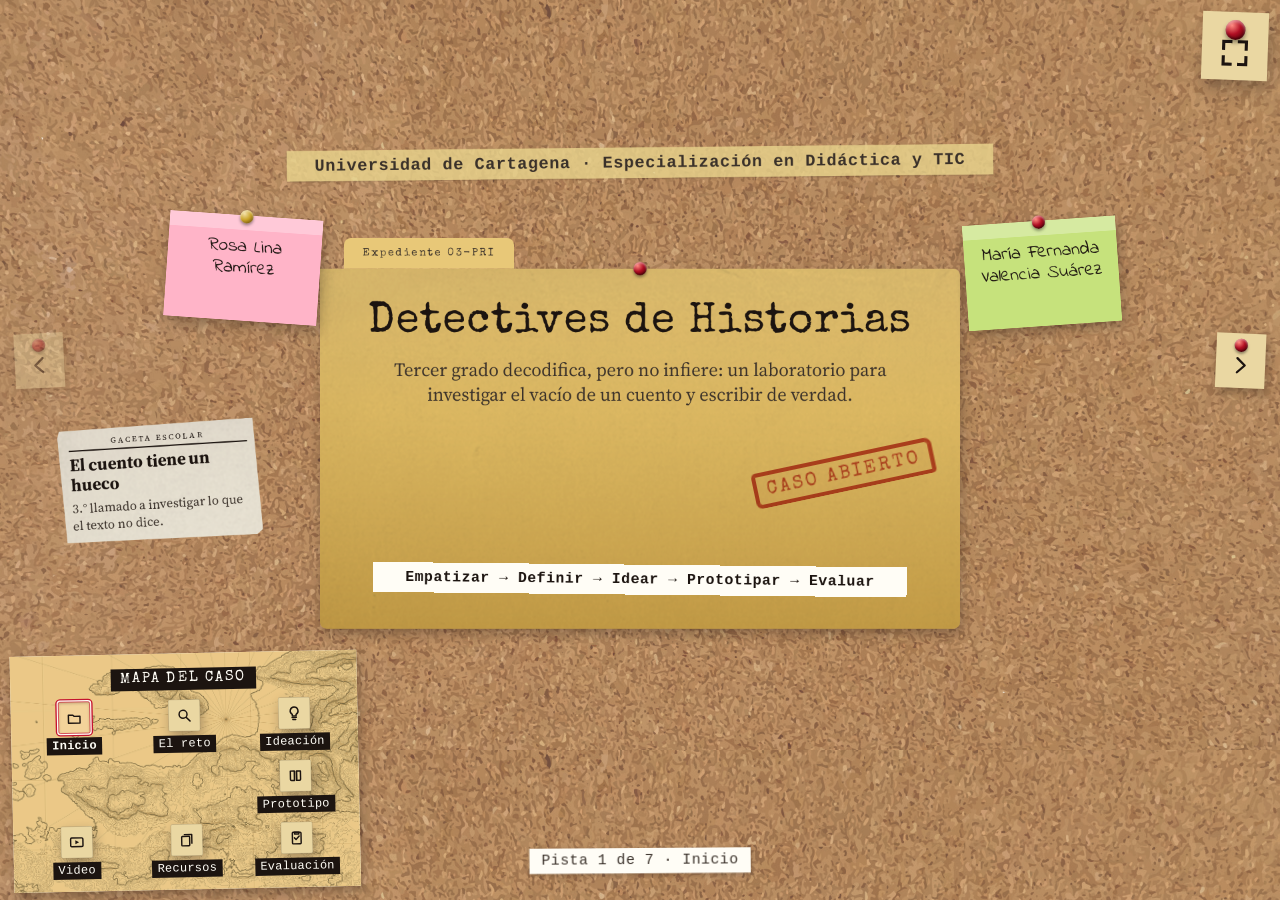
<file: index.html>
<!DOCTYPE html>
<html lang="es">
<head>
  <meta charset="UTF-8">
  <meta name="viewport" content="width=device-width, initial-scale=1.0">
  <title>Detectives de Historias — Laboratorio de Innovación Educativa</title>
  <link rel="preconnect" href="https://fonts.googleapis.com">
  <link rel="preconnect" href="https://fonts.gstatic.com" crossorigin>
  <link href="https://fonts.googleapis.com/css2?family=Indie+Flower&family=Source+Serif+4:opsz,wght@8..60,400;600;700&family=Special+Elite&display=swap" rel="stylesheet">
  <link rel="stylesheet" href="css/styles.css">
  <link rel="stylesheet" href="css/scenes.css">
</head>
<body>
  <div class="viewport" id="viewport">
    <button type="button" class="fs-btn" id="fs-btn" aria-pressed="false" aria-label="Pantalla completa" title="Pantalla completa">
      <span class="pin pin--red" aria-hidden="true"></span>
      <svg class="btn-icon btn-icon--expand" viewBox="0 0 24 24" aria-hidden="true">
        <path d="M4 9V4h5M15 4h5v5M20 15v5h-5M9 20H4v-5" fill="none" stroke="currentColor" stroke-width="2.2" stroke-linecap="square"/>
      </svg>
      <svg class="btn-icon btn-icon--collapse" viewBox="0 0 24 24" aria-hidden="true">
        <path d="M9 4v5H4M20 9h-5V4M15 20v-5h5M4 15h5v5" fill="none" stroke="currentColor" stroke-width="2.2" stroke-linecap="square"/>
      </svg>
    </button>
    <div class="stage" id="stage">
      <div class="board">

        <!-- 1. Home -->
        <section class="scene is-active" id="scene-inicio" data-scene="inicio" aria-label="Inicio">
          <div class="scene-frame">
          <div class="brand-tape">Universidad de Cartagena · Especialización en Didáctica y TIC</div>

          <article class="case-folder">
            <span class="pin pin--red pin--title" aria-hidden="true"></span>
            <div class="case-folder__tab">Expediente 03-PRI</div>
            <div class="case-folder__grunge" aria-hidden="true"></div>
            <div class="case-folder__content">
              <h1 class="case-title">Detectives de Historias</h1>
              <p class="case-subtitle">Tercer grado decodifica, pero no infiere: un laboratorio para investigar el vacío de un cuento y escribir de verdad.</p>
            </div>
          </article>

          <p class="method-ticket">Empatizar → Definir → Idear → Prototipar → Evaluar</p>

          <aside class="sticky-note sticky-note--pink sticky-note--m2" style="--rot: 4deg">
            <span class="pin pin--brass" aria-hidden="true"></span>
            <div class="sticky-note__adhesive"></div>
            <p class="sticky-note__text">Rosa Lina Ramírez</p>
          </aside>
          <aside class="sticky-note sticky-note--mint sticky-note--m3" style="--rot: -4deg">
            <span class="pin pin--red" aria-hidden="true"></span>
            <div class="sticky-note__adhesive"></div>
            <p class="sticky-note__text">María Fernanda Valencia Suárez</p>
          </aside>

          <article class="news-clip">
            <div class="news-clip__grunge" aria-hidden="true"></div>
            <p class="news-clip__masthead">Gaceta escolar</p>
            <h2 class="news-clip__headline">El cuento tiene un hueco</h2>
            <p class="news-clip__deck">3.° llamado a investigar lo que el texto no dice.</p>
          </article>

          <div class="ink-stamp" style="--stamp-rot: -12deg">Caso abierto</div>
        
          </div>
        </section>

        <!-- 2. The challenge -->
        <section class="scene" id="scene-el-reto" data-scene="el-reto" aria-label="El reto" aria-hidden="true">
          <div class="scene-frame">
          <div class="scene-chip">Empatizar + Definir</div>

          <a class="report-tag" href="assets/docs/informe-completo.pdf" download="informe-completo.pdf" title="Descargar informe completo (PDF)" aria-label="Descargar informe completo en PDF">
            <span class="pin pin--red" aria-hidden="true"></span>
            <svg class="report-tag__icon" viewBox="0 0 24 24" aria-hidden="true">
              <path d="M12 3v12" fill="none" stroke="currentColor" stroke-width="2.2" stroke-linecap="round"/>
              <path d="M7.5 11.5L12 16.2l4.5-4.7" fill="none" stroke="currentColor" stroke-width="2.2" stroke-linecap="round" stroke-linejoin="round"/>
              <path d="M5 19.5h14" fill="none" stroke="currentColor" stroke-width="2.2" stroke-linecap="round"/>
            </svg>
            <span class="report-tag__text">Ver informe completo</span>
            <span class="report-tag__badge">PDF</span>
          </a>

          <article class="paper-sheet paper-sheet--report">
            <div class="paper-sheet__grunge" aria-hidden="true"></div>
            <div class="paper-sheet__content">
              <p class="report-kicker">Universidad de Cartagena · Laboratorio de innovación educativa</p>
              <h2 class="report-title">Informe de campo · Comprensión inferencial</h2>
              <p class="report-meta">Grado 3.° · Lenguaje · Caso abierto</p>

              <div class="report-block">
                <span class="report-label">Hallazgos</span>
                <ul>
                  <li>Leen el texto; <span class="mark-line">no van más allá de lo literal</span>.</li>
                  <li>Escriben copiando el molde: <span class="mark-hl">sin plan, sin borrador, sin revisión</span>.</li>
                </ul>
              </div>

              <div class="report-block report-objective">
                <span class="report-label">Objetivo</span>
                <p class="circled-block">
                  Investigar un vacío deliberado, debatir con evidencia y escribir la versión en un mini-libro digital.
                  <svg viewBox="0 0 100 40" preserveAspectRatio="none" aria-hidden="true">
                    <ellipse cx="50" cy="20" rx="48" ry="17"></ellipse>
                  </svg>
                </p>
              </div>
            </div>
          </article>

          <div class="paperclip" aria-hidden="true">
            <img src="assets/images/paper-clip.svg" alt="">
          </div>

          <figure class="polaroid" style="--rot: 2.4deg">
            <span class="pin pin--red" aria-hidden="true"></span>
            <div class="polaroid__slot">
              <div class="photo-slot" data-fallback="Foto de aula pendiente">
                <img src="assets/images/el-reto/evidencia-aula.png" alt="Evidencia de aula: estudiantes de tercer grado frente a un cuento">
              </div>
            </div>
            <figcaption class="polaroid__caption">Evidencia de aula · 3.°</figcaption>
          </figure>

          <aside class="sticky-note sticky-note--wide sticky-note--pending" style="--rot: -1.8deg">
            <span class="pin pin--brass" aria-hidden="true"></span>
            <div class="sticky-note__adhesive"></div>
            <p class="pending-flag">Pendiente</p>
            <p class="sticky-note__text">Estamos aplicando actualmente una prueba diagnóstica breve a los estudiantes de tercer grado para confirmar el nivel de comprensión inferencial y producción escrita del grupo. Los resultados y evidencias se incorporarán aquí antes de la entrega final.</p>
          </aside>

          <div class="ink-stamp" style="--stamp-rot: 8deg">En diagnóstico</div>
        
          </div>
        </section>

        <!-- 3. Ideation -->
        <section class="scene" id="scene-ideacion" data-scene="ideacion" aria-label="Ideación" aria-hidden="true">
          <div class="scene-frame">
          <div class="scene-chip">Idear</div>

          <svg class="string-layer" viewBox="0 0 1920 1080" aria-hidden="true">
            <path d="M 273 98 C 360 380, 680 580, 959 642"></path>
            <path d="M 964 98 C 955 280, 955 460, 959 642"></path>
            <path d="M 1634 98 C 1540 380, 1240 580, 959 642"></path>
          </svg>

          <figure class="polaroid suspect-card suspect-card--1" style="--rot: -2.2deg">
            <span class="pin pin--red" aria-hidden="true"></span>
            <p class="suspect-kicker">Sospechoso 01</p>
            <div class="polaroid__slot">
              <div class="photo-slot" data-fallback="Ilustración pendiente">
                <img src="assets/images/ideacion/sospechoso-gamificacion.png" alt="Alternativa descartada: gamificación narrativa">
              </div>
            </div>
            <figcaption class="polaroid__caption">Gamificación narrativa</figcaption>
            <div class="ink-stamp ink-stamp--out">Descartada</div>
          </figure>

          <figure class="polaroid suspect-card suspect-card--2" style="--rot: 1.4deg">
            <span class="pin pin--red" aria-hidden="true"></span>
            <p class="suspect-kicker">Sospechoso 02</p>
            <div class="polaroid__slot">
              <div class="photo-slot" data-fallback="Ilustración pendiente">
                <img src="assets/images/ideacion/sospechoso-circulos.png" alt="Alternativa descartada: círculos de lectura con roles">
              </div>
            </div>
            <figcaption class="polaroid__caption">Círculos de lectura con roles</figcaption>
            <div class="ink-stamp ink-stamp--out">Descartada</div>
          </figure>

          <figure class="polaroid suspect-card suspect-card--3" style="--rot: -1.6deg">
            <span class="pin pin--red" aria-hidden="true"></span>
            <p class="suspect-kicker">Sospechoso 03</p>
            <div class="polaroid__slot">
              <div class="photo-slot" data-fallback="Ilustración pendiente">
                <img src="assets/images/ideacion/sospechoso-vacios.png" alt="Alternativa elegida: investigación de vacíos narrativos">
              </div>
            </div>
            <figcaption class="polaroid__caption">Investigación de vacíos narrativos</figcaption>
            <div class="ink-stamp ink-stamp--in">Elegida</div>
          </figure>

          <article class="paper-sheet paper-sheet--white verdict" style="--rot: -0.6deg">
            <span class="pin pin--red" aria-hidden="true"></span>
            <div class="paper-sheet__grunge" aria-hidden="true"></div>
            <div class="paper-sheet__content">
              <h3>Veredicto</h3>
              <h2>Investigación de vacíos narrativos</h2>
              <p>El vacío obliga a inferir, a discutir con pistas del texto y a escribir una versión propia — no a jugar al margen de la lectura.</p>
            </div>
          </article>
        
          </div>
        </section>

        <!-- 4. Prototype -->
        <section class="scene" id="scene-prototipo" data-scene="prototipo" aria-label="Prototipo" aria-hidden="true">
          <div class="scene-frame">
          <div class="scene-chip">Prototipar</div>

          <aside class="sticky-note sticky-note--wide pending-note" style="--rot: -0.8deg">
            <span class="pin pin--red" aria-hidden="true"></span>
            <div class="sticky-note__adhesive"></div>
            <p class="sticky-note__text">Secuencia diseñada, pendiente de implementación con el grupo de tercer grado.</p>
          </aside>

          <svg class="string-layer" viewBox="0 0 1920 1080" aria-hidden="true">
            <path d="M 211.4 252.1 Q 395.8 272, 580.2 252.1 Q 756.5 272, 932.8 252 Q 1116.7 272, 1300.6 252.1 Q 1476.3 272, 1651.9 252.1"></path>
          </svg>

          <figure class="polaroid timeline-step step-1" style="--rot: -2deg">
            <span class="step-num">1</span>
            <span class="pin pin--red" aria-hidden="true"></span>
            <div class="polaroid__slot">
              <div class="photo-slot" data-fallback="Foto pendiente">
                <img src="assets/images/prototipo/paso-01-modelado.png" alt="Paso 1: modelado colectivo de la investigación del cuento">
              </div>
            </div>
            <figcaption class="polaroid__caption">Modelado colectivo</figcaption>
          </figure>

          <figure class="polaroid timeline-step step-2" style="--rot: 1.6deg">
            <span class="step-num">2</span>
            <span class="pin pin--brass" aria-hidden="true"></span>
            <div class="polaroid__slot">
              <div class="photo-slot" data-fallback="Foto pendiente">
                <img src="assets/images/prototipo/paso-02-grupos.png" alt="Paso 2: trabajo en grupos con evidencia del texto">
              </div>
            </div>
            <figcaption class="polaroid__caption">Trabajo en grupos</figcaption>
          </figure>

          <figure class="polaroid timeline-step step-3" style="--rot: -1.2deg">
            <span class="step-num">3</span>
            <span class="pin pin--red" aria-hidden="true"></span>
            <div class="polaroid__slot">
              <div class="photo-slot" data-fallback="Foto pendiente">
                <img src="assets/images/prototipo/paso-03-escritura.png" alt="Paso 3: producción escrita con ciclo planear-redactar-revisar">
              </div>
            </div>
            <figcaption class="polaroid__caption">Producción escrita</figcaption>
          </figure>

          <figure class="polaroid timeline-step step-4" style="--rot: 2deg">
            <span class="step-num">4</span>
            <span class="pin pin--black" aria-hidden="true"></span>
            <div class="polaroid__slot">
              <div class="photo-slot" data-fallback="Foto pendiente">
                <img src="assets/images/prototipo/paso-04-digital.png" alt="Paso 4: producto digital ilustrado">
              </div>
            </div>
            <figcaption class="polaroid__caption">Producto digital</figcaption>
          </figure>

          <figure class="polaroid timeline-step step-5" style="--rot: -1.8deg">
            <span class="step-num">5</span>
            <span class="pin pin--red" aria-hidden="true"></span>
            <div class="polaroid__slot">
              <div class="photo-slot" data-fallback="Foto pendiente">
                <img src="assets/images/prototipo/paso-05-socializacion.png" alt="Paso 5: socialización del mini-libro">
              </div>
            </div>
            <figcaption class="polaroid__caption">Socialización</figcaption>
          </figure>

          <p class="legend-line">De la pista colectiva al mini-libro: planear · redactar · revisar · publicar</p>
        
          </div>
        </section>

        <!-- 5. Evaluation -->
        <section class="scene" id="scene-evaluacion" data-scene="evaluacion" aria-label="Evaluación" aria-hidden="true">
          <div class="scene-frame">
          <div class="scene-chip">Evaluar</div>

          <article class="case-folder">
            <span class="pin pin--red" aria-hidden="true"></span>
            <div class="case-folder__tab">Pilotaje</div>
            <div class="case-folder__grunge" aria-hidden="true"></div>
            <div class="case-folder__content">
              <h2 class="folder-title">Resultados del caso</h2>
              <div class="ink-stamp ink-stamp--lg" style="--stamp-rot: -11deg">En investigación</div>
            </div>
          </article>

          <p class="eval-line paper-sheet paper-sheet--white">Resultados del pilotaje: pendientes. Fecha estimada: [fecha].</p>
        
          </div>
        </section>

        <!-- 6. Resources -->
        <section class="scene" id="scene-recursos" data-scene="recursos" aria-label="Recursos educativos digitales" aria-hidden="true">
          <div class="scene-frame">
          <div class="scene-chip">Caja de herramientas</div>
          <p class="headline-strip">Recursos educativos digitales</p>

          <article class="index-card index-card--1">
            <span class="pin pin--red" aria-hidden="true"></span>
            <div class="index-card__tab"></div>
            <div class="index-card__body">
              <div class="index-card__icon" aria-hidden="true">
                <svg viewBox="0 0 72 72" fill="none" stroke="currentColor" stroke-width="2.4">
                  <rect x="14" y="16" width="44" height="40" rx="3"></rect>
                  <path d="M22 28h28M22 36h20M22 44h16"></path>
                </svg>
              </div>
              <h3 class="index-card__title">Book Creator</h3>
              <p class="index-card__copy">Mini-libro digital ilustrado: el producto final de la secuencia.</p>
              <p class="index-card__field"><span class="index-card__field-label">Objetivo</span> Que cada estudiante publique su propia versión del vacío narrativo, cerrando el ciclo planear → redactar → revisar → publicar.</p>
              <p class="index-card__field"><span class="index-card__field-label">Aporte al aprendizaje</span> Convierte el texto en un objeto real con audiencia (compañeros, familia), lo que eleva el estándar de revisión frente a escribir solo para el cuaderno.</p>
              <a class="index-card__cta" href="https://read.bookcreator.com/jgpawe4qBxPNmxx8vpNftV1tyiD2/2BJG7LRETEOuJFlOsffIew" target="_blank" rel="noopener noreferrer">Abrir recurso</a>
            </div>
          </article>

          <article class="index-card index-card--2">
            <span class="pin pin--brass" aria-hidden="true"></span>
            <div class="index-card__tab"></div>
            <div class="index-card__body">
              <div class="index-card__icon" aria-hidden="true">
                <svg viewBox="0 0 72 72" fill="none" stroke="currentColor" stroke-width="2.4">
                  <rect x="12" y="18" width="20" height="16" rx="2"></rect>
                  <rect x="40" y="18" width="20" height="16" rx="2"></rect>
                  <rect x="12" y="40" width="20" height="16" rx="2"></rect>
                  <rect x="40" y="40" width="20" height="16" rx="2"></rect>
                </svg>
              </div>
              <h3 class="index-card__title">Padlet</h3>
              <p class="index-card__copy">Tablero de pistas: hipótesis y evidencias del vacío narrativo.</p>
              <p class="index-card__field"><span class="index-card__field-label">Objetivo</span> Registrar colectivamente las hipótesis sobre el vacío del cuento y las evidencias textuales que las respaldan.</p>
              <p class="index-card__field"><span class="index-card__field-label">Aporte al aprendizaje</span> Hace visible el pensamiento inferencial individual y permite contrastarlo con el de los compañeros, entrenando el debate con evidencia y no con opinión suelta.</p>
              <a class="index-card__cta" href="https://padlet.com/mafevalenciasuarez/tablon-de-anuncios-s023hjle2dinpx6rltr8" target="_blank" rel="noopener noreferrer">Abrir recurso</a>
            </div>
          </article>

          <article class="index-card index-card--3">
            <span class="pin pin--red" aria-hidden="true"></span>
            <div class="index-card__tab"></div>
            <div class="index-card__body">
              <div class="index-card__icon" aria-hidden="true">
                <svg viewBox="0 0 72 72" fill="none" stroke="currentColor" stroke-width="2.4">
                  <rect x="10" y="18" width="52" height="36" rx="3"></rect>
                  <path d="M18 42h10v6H18zM32 34h10v14H32zM46 28h10v20H46z"></path>
                </svg>
              </div>
              <h3 class="index-card__title">Genially</h3>
              <p class="index-card__copy">Infografía del caso: el vacío, las pistas y el mini-libro en un vistazo.</p>
              <p class="index-card__field"><span class="index-card__field-label">Objetivo</span> Sintetizar visualmente el análisis del cuento para comunicarlo a familias y otros grupos.</p>
              <p class="index-card__field"><span class="index-card__field-label">Aporte al aprendizaje</span> Obliga a decidir qué información es esencial y traducirla a un formato visual, un ejercicio de síntesis que la escritura lineal no exige de la misma forma.</p>
              <a class="index-card__cta" href="https://view.genially.com/6a729810d5bdf2456447d933" target="_blank" rel="noopener noreferrer">Abrir infografía</a>
            </div>
          </article>

          <article class="index-card index-card--4 index-card--split">
            <span class="pin pin--black" aria-hidden="true"></span>
            <div class="index-card__tab"></div>
            <div class="index-card__body">
              <div class="index-card__icon" aria-hidden="true">
                <svg viewBox="0 0 72 72" fill="none" stroke="currentColor" stroke-width="2.4">
                  <circle cx="28" cy="30" r="10"></circle>
                  <path d="M40 22h16v28H22"></path>
                  <path d="M22 54h28"></path>
                </svg>
              </div>
              <h3 class="index-card__title">Canva Educación</h3>
              <p class="index-card__copy">Ilustración de escenas, portada del mini-libro y rúbrica de autoevaluación.</p>
              <p class="index-card__field"><span class="index-card__field-label">Objetivo</span> Que el estudiante revise su propia producción frente a criterios explícitos antes de entregarla.</p>
              <p class="index-card__field"><span class="index-card__field-label">Aporte al aprendizaje</span> Desarrolla autorregulación: el estudiante detecta sus propios vacíos antes de que lo haga el docente, en vez de depender solo de corrección externa.</p>
              <a class="index-card__cta" href="https://canva.link/gwq2ecjzfgrvz4i" target="_blank" rel="noopener noreferrer">Abrir en Canva</a>
            </div>
            <a class="index-card__download" href="assets/docs/rubrica.pdf" download="rubrica-detectives-de-historias.pdf" title="Descargar rúbrica en PDF">
              <svg class="index-card__download-icon" viewBox="0 0 24 24" aria-hidden="true">
                <path d="M12 3v12" fill="none" stroke="currentColor" stroke-width="2.2" stroke-linecap="round"/>
                <path d="M7.5 11.5L12 16.2l4.5-4.7" fill="none" stroke="currentColor" stroke-width="2.2" stroke-linecap="round" stroke-linejoin="round"/>
                <path d="M5 19.5h14" fill="none" stroke="currentColor" stroke-width="2.2" stroke-linecap="round"/>
              </svg>
              Descargar rúbrica
              <span class="index-card__badge">PDF</span>
            </a>
          </article>

          <article class="index-card index-card--5">
            <span class="pin pin--red" aria-hidden="true"></span>
            <div class="index-card__tab"></div>
            <div class="index-card__body">
              <div class="index-card__icon" aria-hidden="true">
                <svg viewBox="0 0 72 72" fill="none" stroke="currentColor" stroke-width="2.4">
                  <circle cx="36" cy="36" r="20"></circle>
                  <path d="M36 16v20l12 8"></path>
                </svg>
              </div>
              <h3 class="index-card__title">Mentimeter</h3>
              <p class="index-card__copy">Debate en caliente: votar inferencias con evidencia.</p>
              <p class="index-card__field"><span class="index-card__field-label">Objetivo</span> Capturar en tiempo real las inferencias propuestas y visualizar cuáles tienen mayor respaldo del grupo.</p>
              <p class="index-card__field"><span class="index-card__field-label">Aporte al aprendizaje</span> Convierte un debate oral (que normalmente se pierde) en un registro visible y cuantificable, dándole peso a la evidencia por encima de quién habla más fuerte o más rápido.</p>
              <a class="index-card__cta" href="https://www.menti.com/alxwgnv46s9b" target="_blank" rel="noopener noreferrer">Abrir recurso</a>
            </div>
          </article>

          <article class="index-card index-card--6">
            <span class="pin pin--brass" aria-hidden="true"></span>
            <div class="index-card__tab"></div>
            <div class="index-card__body">
              <div class="index-card__icon" aria-hidden="true">
                <svg viewBox="0 0 72 72" fill="none" stroke="currentColor" stroke-width="2.4">
                  <rect x="14" y="16" width="18" height="18" rx="2"></rect>
                  <rect x="40" y="16" width="18" height="18" rx="2"></rect>
                  <rect x="14" y="42" width="18" height="18" rx="2"></rect>
                  <path d="M49 45v12M43 51h12" stroke-linecap="round"/>
                </svg>
              </div>
              <h3 class="index-card__title">Wordwall</h3>
              <p class="index-card__copy">Juego de lenguaje: preposiciones, conjunciones e interjecciones.</p>
              <p class="index-card__field"><span class="index-card__field-label">Objetivo</span> Reforzar de forma lúdica las categorías gramaticales que los estudiantes necesitan para conectar ideas al redactar.</p>
              <p class="index-card__field"><span class="index-card__field-label">Aporte al aprendizaje</span> Da una base gramatical funcional para que la escritura del mini-libro fluya, sin convertir la gramática en un fin en sí mismo.</p>
              <a class="index-card__cta" href="https://wordwall.net/resource/70681775?wwmethod=link" target="_blank" rel="noopener noreferrer">Abrir juego</a>
            </div>
          </article>

          </div>
        </section>

        <!-- 7. Video pitch -->
        <section class="scene" id="scene-video-pitch" data-scene="video-pitch" aria-label="Video pitch" aria-hidden="true">
          <div class="scene-frame">
          <p class="headline-strip">Informe de campo</p>
          <span class="tape tape--l" aria-hidden="true"></span>
          <span class="tape tape--r" aria-hidden="true"></span>

          <div class="monitor">
            <div class="monitor__screen" id="pitch-screen" data-youtube-id="ZvOCp5Y_RXM">
              <p class="monitor__standby">Sin señal<br><span>Pitch pendiente de publicación</span></p>
              <div class="monitor__scan" aria-hidden="true"></div>
            </div>
            <span class="monitor__label">CAM 07 · PITCH</span>
            <span class="monitor__rec"><i></i> REC</span>
          </div>

          <p class="caption-line">Tres minutos: el problema, la secuencia y el mini-libro digital.</p>
        
          </div>
        </section>
      </div>

      <div class="stage-chrome">
        <button type="button" class="nav-arrow nav-arrow--prev" id="nav-prev" aria-label="Pista anterior" title="Pista anterior">
          <span class="pin pin--red" aria-hidden="true"></span>
          <svg class="btn-icon" viewBox="0 0 24 24" aria-hidden="true">
            <path d="M15.5 4.5L7.5 12l8 7.5" fill="none" stroke="currentColor" stroke-width="2.4" stroke-linecap="round" stroke-linejoin="round"/>
          </svg>
        </button>
        <button type="button" class="nav-arrow nav-arrow--next" id="nav-next" aria-label="Siguiente pista" title="Siguiente pista">
          <span class="pin pin--red" aria-hidden="true"></span>
          <svg class="btn-icon" viewBox="0 0 24 24" aria-hidden="true">
            <path d="M8.5 4.5L16.5 12l-8 7.5" fill="none" stroke="currentColor" stroke-width="2.4" stroke-linecap="round" stroke-linejoin="round"/>
          </svg>
        </button>

        <nav class="case-map" aria-label="Mapa del caso">
          <p class="case-map__title">Mapa del caso</p>
          <div class="case-map__grid">
            <button type="button" class="case-map__node is-current" data-scene="inicio" aria-current="true" title="Ir a Inicio">
              <span class="case-map__icon" aria-hidden="true">
                <svg viewBox="0 0 24 24"><path d="M4 8.5h6.2l1.6 1.7H20V19.5H4V8.5z" fill="none" stroke="currentColor" stroke-width="2" stroke-linejoin="round"/></svg>
              </span>
              <span class="case-map__label">Inicio</span>
            </button>
            <button type="button" class="case-map__node" data-scene="el-reto" title="Ir a El reto">
              <span class="case-map__icon" aria-hidden="true">
                <svg viewBox="0 0 24 24"><circle cx="10.5" cy="10.5" r="5.5" fill="none" stroke="currentColor" stroke-width="2"/><path d="M15 15l5 5" fill="none" stroke="currentColor" stroke-width="2.2" stroke-linecap="round"/></svg>
              </span>
              <span class="case-map__label">El reto</span>
            </button>
            <button type="button" class="case-map__node" data-scene="ideacion" title="Ir a Ideación">
              <span class="case-map__icon" aria-hidden="true">
                <svg viewBox="0 0 24 24"><path d="M9 18h6M10 21h4" fill="none" stroke="currentColor" stroke-width="2" stroke-linecap="round"/><path d="M12 3.5a5.5 5.5 0 0 0-2.6 10.3V16h5.2v-2.2A5.5 5.5 0 0 0 12 3.5z" fill="none" stroke="currentColor" stroke-width="2" stroke-linejoin="round"/></svg>
              </span>
              <span class="case-map__label">Ideación</span>
            </button>
            <button type="button" class="case-map__node" data-scene="prototipo" title="Ir a Prototipo">
              <span class="case-map__icon" aria-hidden="true">
                <svg viewBox="0 0 24 24"><path d="M5 5.5h5.5v13H6.5a1.5 1.5 0 0 1-1.5-1.5V5.5zM13.5 5.5H19v11.5a1.5 1.5 0 0 1-1.5 1.5H13.5V5.5z" fill="none" stroke="currentColor" stroke-width="2" stroke-linejoin="round"/><path d="M13.5 5.5v13" fill="none" stroke="currentColor" stroke-width="2"/></svg>
              </span>
              <span class="case-map__label">Prototipo</span>
            </button>
            <button type="button" class="case-map__node" data-scene="evaluacion" title="Ir a Evaluación">
              <span class="case-map__icon" aria-hidden="true">
                <svg viewBox="0 0 24 24"><rect x="6" y="4.5" width="12" height="16" rx="1.2" fill="none" stroke="currentColor" stroke-width="2"/><path d="M9 4.5h6v2.4H9z" fill="none" stroke="currentColor" stroke-width="2" stroke-linejoin="round"/><path d="M8.8 12.2l2.2 2.2 4.4-4.6" fill="none" stroke="currentColor" stroke-width="2" stroke-linecap="round" stroke-linejoin="round"/></svg>
              </span>
              <span class="case-map__label">Evaluación</span>
            </button>
            <button type="button" class="case-map__node" data-scene="recursos" title="Ir a Recursos">
              <span class="case-map__icon" aria-hidden="true">
                <svg viewBox="0 0 24 24"><rect x="5" y="7" width="11" height="13" rx="1" fill="none" stroke="currentColor" stroke-width="2"/><path d="M8 4.5h11v13" fill="none" stroke="currentColor" stroke-width="2" stroke-linejoin="round"/></svg>
              </span>
              <span class="case-map__label">Recursos</span>
            </button>
            <button type="button" class="case-map__node" data-scene="video-pitch" title="Ir a Video pitch">
              <span class="case-map__icon" aria-hidden="true">
                <svg viewBox="0 0 24 24"><rect x="3.5" y="6" width="17" height="12" rx="1.5" fill="none" stroke="currentColor" stroke-width="2"/><path d="M10 9.2v5.6L15.2 12z" fill="currentColor"/></svg>
              </span>
              <span class="case-map__label">Video</span>
            </button>
          </div>
        </nav>

        <p class="progress-strip" id="progress-strip">Pista 1 de 7  ·  Inicio</p>
      </div>
    </div>
  </div>
  <script src="js/navigation.js"></script>
</body>
</html>
</file>
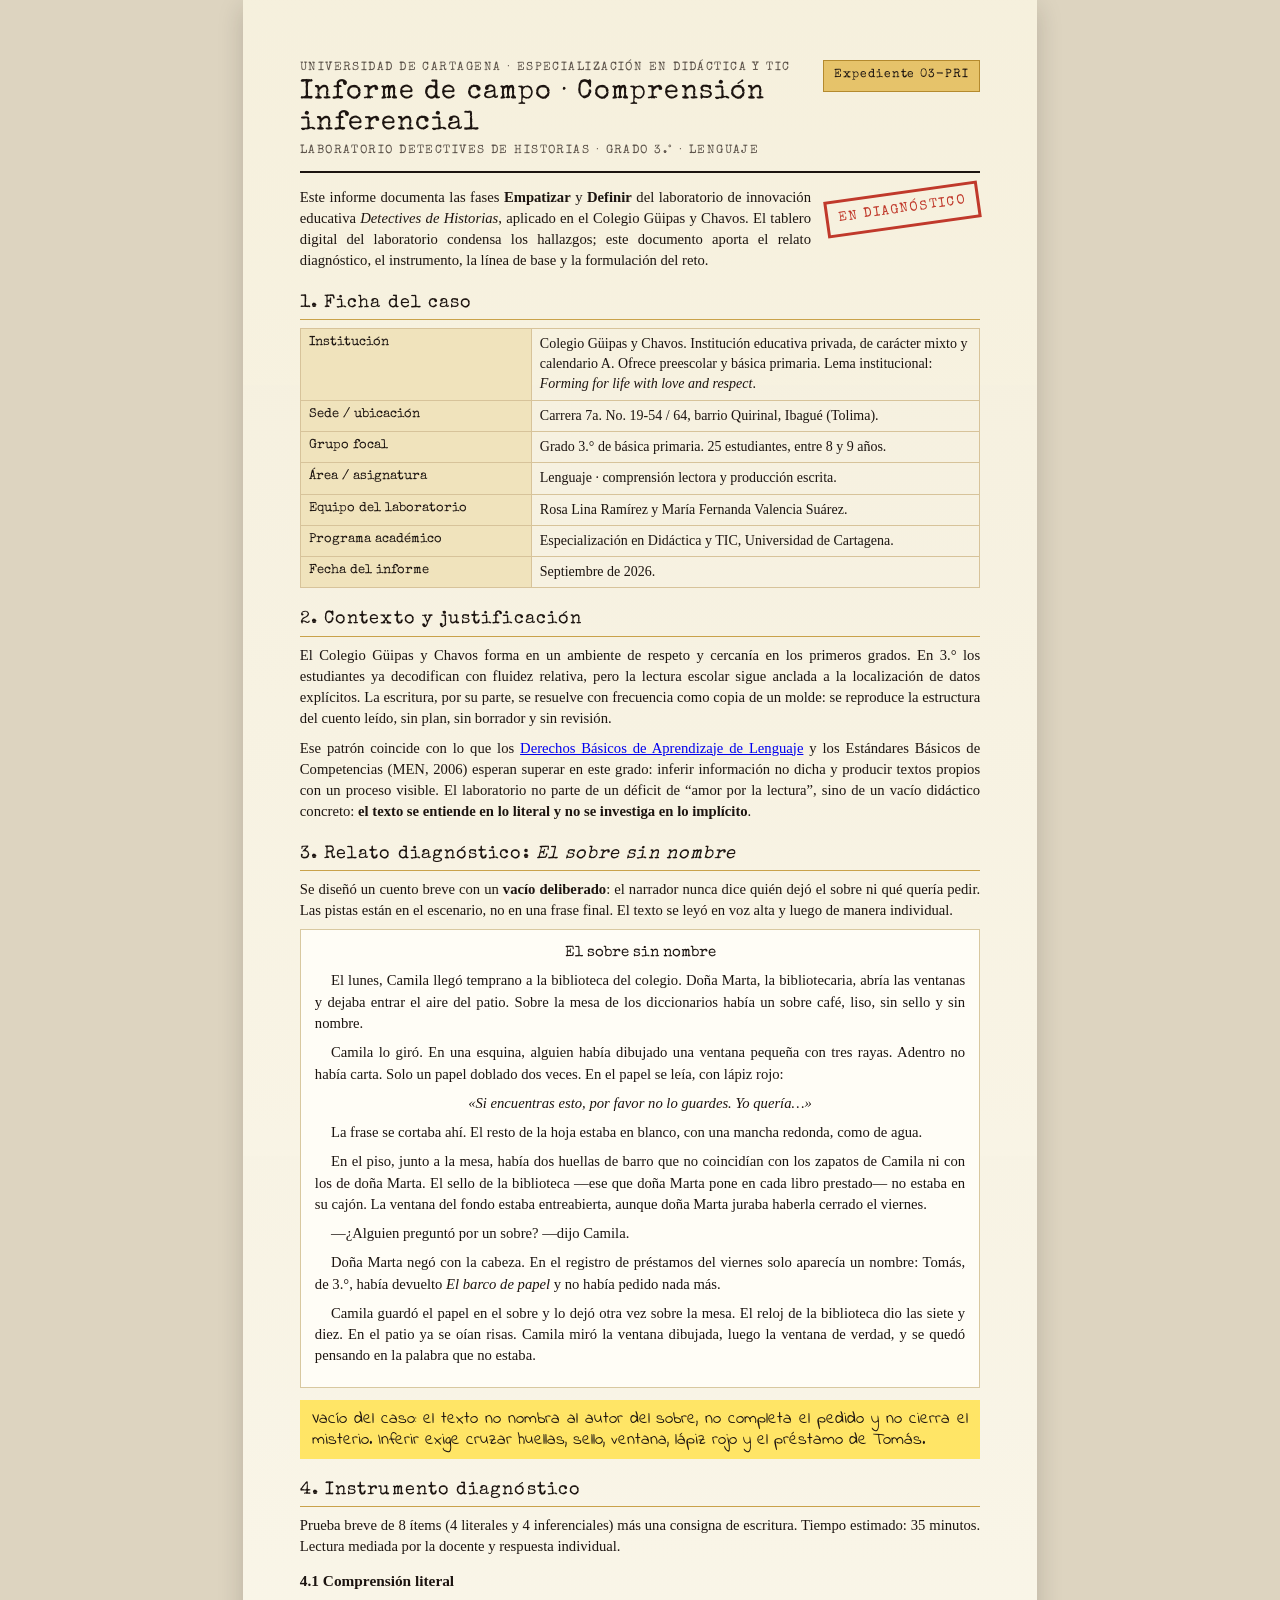
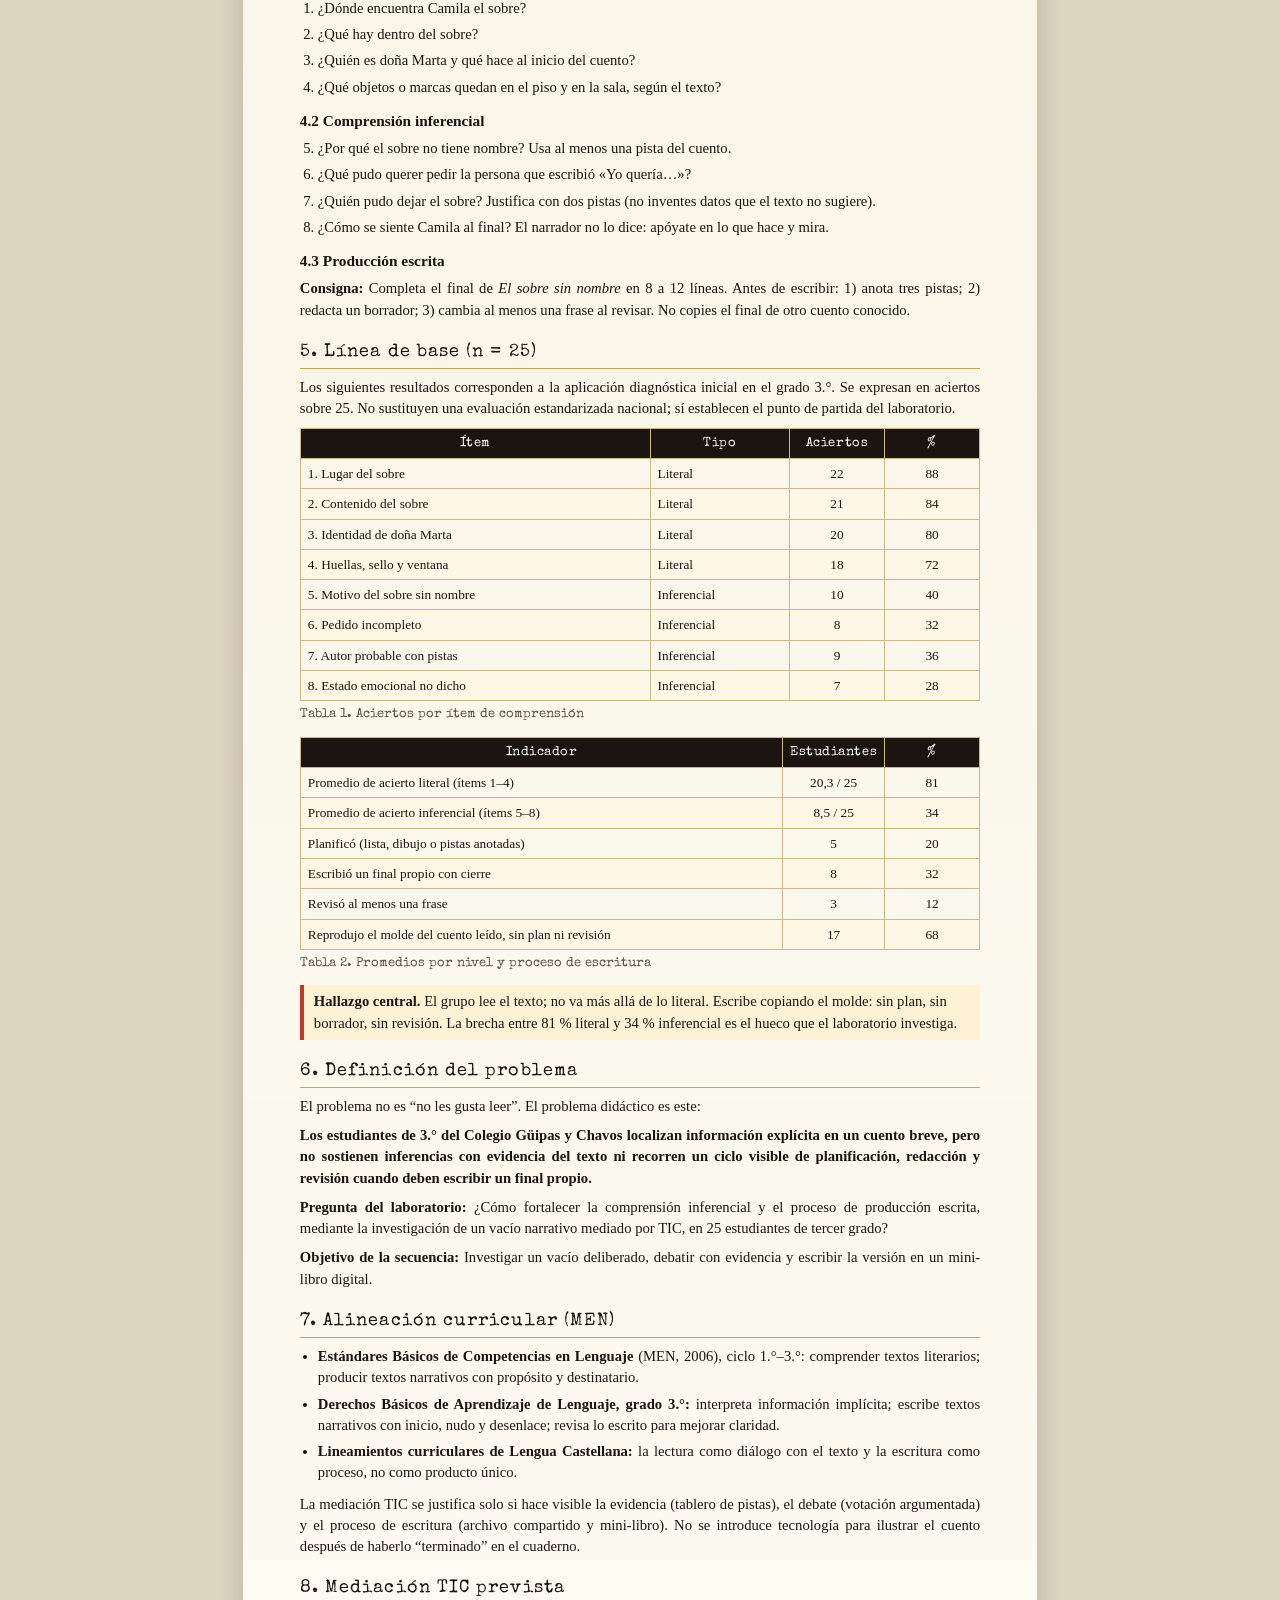
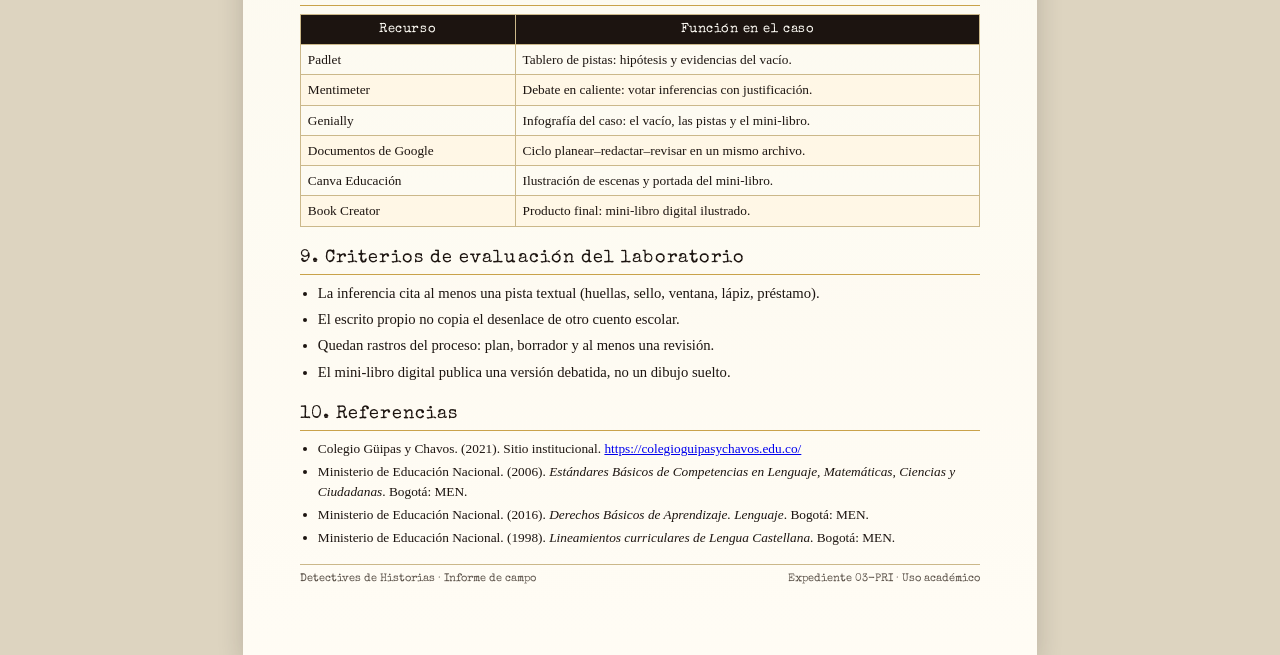
<file: assets/docs/informe-completo.html>
<!DOCTYPE html>
<html lang="es">
<head>
  <meta charset="UTF-8">
  <title>Informe de campo · Comprensión inferencial — Detectives de Historias</title>
  <style>
    @font-face {
      font-family: "Special Elite";
      font-style: normal;
      font-weight: 400;
      src: url("../fonts/special-elite-latin.woff2") format("woff2");
    }
    @font-face {
      font-family: "Special Elite";
      font-style: normal;
      font-weight: 400;
      src: url("../fonts/special-elite-latin-ext.woff2") format("woff2");
      unicode-range: U+0100-024F;
    }
    @font-face {
      font-family: "Indie Flower";
      font-style: normal;
      font-weight: 400;
      src: url("../fonts/indie-flower-latin.woff2") format("woff2");
    }

    @page {
      size: A4;
      margin: 18mm 16mm 20mm 16mm;
    }

    :root {
      --ink: #1c1410;
      --ink-soft: #3a312a;
      --ink-faded: #5c534a;
      --paper: #f6f0de;
      --paper-white: #fffdf6;
      --stamp: #c0392b;
      --rule: #c9a24a;
      --manila: #e6c36a;
    }

    * { box-sizing: border-box; }

    html, body {
      margin: 0;
      background: #ddd4c0;
      color: var(--ink);
    }

    body {
      font-family: Georgia, "Times New Roman", serif;
      font-size: 11pt;
      line-height: 1.45;
    }

    .sheet {
      width: 210mm;
      min-height: 297mm;
      margin: 0 auto;
      padding: 16mm 15mm 18mm;
      background:
        linear-gradient(180deg, rgba(246, 240, 222, 0.94), rgba(255, 253, 246, 0.96)),
        #f3ead4;
      box-shadow: 0 8px 24px rgba(28, 20, 16, 0.18);
    }

    .mast {
      display: flex;
      justify-content: space-between;
      align-items: flex-start;
      gap: 16px;
      border-bottom: 2px solid var(--ink);
      padding-bottom: 10px;
      margin-bottom: 14px;
    }

    .mast h1 {
      margin: 0 0 4px;
      font-family: "Special Elite", "Courier New", monospace;
      font-size: 20pt;
      font-weight: 400;
      letter-spacing: 0.04em;
      line-height: 1.15;
    }

    .kicker, .meta, .label, table caption, .stamp, .tab {
      font-family: "Special Elite", "Courier New", monospace;
    }

    .kicker {
      margin: 0;
      font-size: 9pt;
      letter-spacing: 0.12em;
      text-transform: uppercase;
      color: var(--ink-faded);
    }

    .tab {
      flex: 0 0 auto;
      padding: 6px 10px;
      background: var(--manila);
      border: 1px solid #b48a2e;
      font-size: 9pt;
      letter-spacing: 0.08em;
    }

    .stamp {
      float: right;
      margin: 4px 0 10px 14px;
      padding: 6px 10px;
      border: 3px solid var(--stamp);
      color: var(--stamp);
      font-size: 10pt;
      letter-spacing: 0.14em;
      text-transform: uppercase;
      transform: rotate(-8deg);
    }

    h2 {
      margin: 18px 0 8px;
      font-family: "Special Elite", "Courier New", monospace;
      font-size: 13.5pt;
      font-weight: 400;
      letter-spacing: 0.06em;
      border-bottom: 1px solid var(--rule);
      padding-bottom: 3px;
    }

    h3 {
      margin: 12px 0 6px;
      font-size: 11.5pt;
    }

    p, li { text-align: justify; }
    p { margin: 0 0 8px; }

    .ficha {
      width: 100%;
      border-collapse: collapse;
      margin: 8px 0 14px;
      font-size: 10.5pt;
    }

    .ficha th, .ficha td {
      border: 1px solid #d7c39a;
      padding: 5px 8px;
      vertical-align: top;
    }

    .ficha th {
      width: 34%;
      background: #f0e3bc;
      text-align: left;
      font-family: "Special Elite", "Courier New", monospace;
      font-weight: 400;
      font-size: 9.5pt;
    }

    .story {
      background: var(--paper-white);
      border: 1px solid #d8c8a0;
      padding: 12px 14px;
      margin: 8px 0 12px;
    }

    .story h3 {
      margin-top: 0;
      font-family: "Special Elite", "Courier New", monospace;
      font-weight: 400;
      text-align: center;
    }

    .story p {
      text-indent: 1.1em;
    }

    .note {
      font-family: "Indie Flower", cursive;
      font-size: 13pt;
      line-height: 1.25;
      background: #ffe566;
      padding: 8px 12px;
      margin: 10px 0;
    }

    ol.instrumento, ul { margin: 6px 0 10px 18px; padding: 0; }
    ol.instrumento li, ul li { margin-bottom: 5px; }

    table.data {
      width: 100%;
      border-collapse: collapse;
      margin: 8px 0 12px;
      font-size: 10pt;
    }

    table.data th, table.data td {
      border: 1px solid #cbb88a;
      padding: 5px 7px;
    }

    table.data th {
      background: #1c1410;
      color: #fffdf6;
      font-family: "Special Elite", "Courier New", monospace;
      font-weight: 400;
      letter-spacing: 0.04em;
    }

    table.data td.num, table.data th.num { text-align: center; width: 14%; }
    table.data tr:nth-child(even) td { background: #fff7e6; }

    .callout {
      border-left: 4px solid var(--stamp);
      padding: 6px 10px;
      background: #fff1d4;
      margin: 10px 0 12px;
    }

    .refs { font-size: 10pt; }
    .refs li { margin-bottom: 4px; text-align: left; }

    footer.pagefoot {
      margin-top: 16px;
      padding-top: 6px;
      border-top: 1px solid #cbb88a;
      font-size: 8.5pt;
      color: var(--ink-faded);
      display: flex;
      justify-content: space-between;
      font-family: "Special Elite", "Courier New", monospace;
    }

    @media print {
      html, body { background: #fff; }
      .sheet {
        width: auto;
        min-height: auto;
        margin: 0;
        padding: 0;
        box-shadow: none;
        background: #fffdf8;
      }
      .stamp { -webkit-print-color-adjust: exact; print-color-adjust: exact; }
      table.data th, .ficha th, .note, .callout, .tab {
        -webkit-print-color-adjust: exact;
        print-color-adjust: exact;
      }
      h2 { break-after: avoid; }
      .story, table.data, .callout { break-inside: avoid; }
    }
  </style>
</head>
<body>
  <article class="sheet">
    <header class="mast">
      <div>
        <p class="kicker">Universidad de Cartagena · Especialización en Didáctica y TIC</p>
        <h1>Informe de campo · Comprensión inferencial</h1>
        <p class="kicker">Laboratorio Detectives de Historias · Grado 3.° · Lenguaje</p>
      </div>
      <div class="tab">Expediente 03-PRI</div>
    </header>

    <div class="stamp">En diagnóstico</div>

    <p>Este informe documenta las fases <strong>Empatizar</strong> y <strong>Definir</strong> del laboratorio de innovación educativa <em>Detectives de Historias</em>, aplicado en el Colegio Güipas y Chavos. El tablero digital del laboratorio condensa los hallazgos; este documento aporta el relato diagnóstico, el instrumento, la línea de base y la formulación del reto.</p>

    <h2>1. Ficha del caso</h2>
    <table class="ficha">
      <tr><th>Institución</th><td>Colegio Güipas y Chavos. Institución educativa privada, de carácter mixto y calendario A. Ofrece preescolar y básica primaria. Lema institucional: <em>Forming for life with love and respect</em>.</td></tr>
      <tr><th>Sede / ubicación</th><td>Carrera 7a. No. 19-54 / 64, barrio Quirinal, Ibagué (Tolima).</td></tr>
      <tr><th>Grupo focal</th><td>Grado 3.° de básica primaria. 25 estudiantes, entre 8 y 9 años.</td></tr>
      <tr><th>Área / asignatura</th><td>Lenguaje · comprensión lectora y producción escrita.</td></tr>
      <tr><th>Equipo del laboratorio</th><td>Rosa Lina Ramírez y María Fernanda Valencia Suárez.</td></tr>
      <tr><th>Programa académico</th><td>Especialización en Didáctica y TIC, Universidad de Cartagena.</td></tr>
      <tr><th>Fecha del informe</th><td>Septiembre de 2026.</td></tr>
    </table>

    <h2>2. Contexto y justificación</h2>
    <p>El Colegio Güipas y Chavos forma en un ambiente de respeto y cercanía en los primeros grados. En 3.° los estudiantes ya decodifican con fluidez relativa, pero la lectura escolar sigue anclada a la localización de datos explícitos. La escritura, por su parte, se resuelve con frecuencia como copia de un molde: se reproduce la estructura del cuento leído, sin plan, sin borrador y sin revisión.</p>
    <p>Ese patrón coincide con lo que los <a href="https://www.mineducacion.gov.co/">Derechos Básicos de Aprendizaje de Lenguaje</a> y los Estándares Básicos de Competencias (MEN, 2006) esperan superar en este grado: inferir información no dicha y producir textos propios con un proceso visible. El laboratorio no parte de un déficit de “amor por la lectura”, sino de un vacío didáctico concreto: <strong>el texto se entiende en lo literal y no se investiga en lo implícito</strong>.</p>

    <h2>3. Relato diagnóstico: <em>El sobre sin nombre</em></h2>
    <p>Se diseñó un cuento breve con un <strong>vacío deliberado</strong>: el narrador nunca dice quién dejó el sobre ni qué quería pedir. Las pistas están en el escenario, no en una frase final. El texto se leyó en voz alta y luego de manera individual.</p>

    <section class="story">
      <h3>El sobre sin nombre</h3>
      <p>El lunes, Camila llegó temprano a la biblioteca del colegio. Doña Marta, la bibliotecaria, abría las ventanas y dejaba entrar el aire del patio. Sobre la mesa de los diccionarios había un sobre café, liso, sin sello y sin nombre.</p>
      <p>Camila lo giró. En una esquina, alguien había dibujado una ventana pequeña con tres rayas. Adentro no había carta. Solo un papel doblado dos veces. En el papel se leía, con lápiz rojo:</p>
      <p style="text-indent:0; font-style:italic; text-align:center;">«Si encuentras esto, por favor no lo guardes. Yo quería…»</p>
      <p>La frase se cortaba ahí. El resto de la hoja estaba en blanco, con una mancha redonda, como de agua.</p>
      <p>En el piso, junto a la mesa, había dos huellas de barro que no coincidían con los zapatos de Camila ni con los de doña Marta. El sello de la biblioteca —ese que doña Marta pone en cada libro prestado— no estaba en su cajón. La ventana del fondo estaba entreabierta, aunque doña Marta juraba haberla cerrado el viernes.</p>
      <p>—¿Alguien preguntó por un sobre? —dijo Camila.</p>
      <p>Doña Marta negó con la cabeza. En el registro de préstamos del viernes solo aparecía un nombre: Tomás, de 3.°, había devuelto <em>El barco de papel</em> y no había pedido nada más.</p>
      <p>Camila guardó el papel en el sobre y lo dejó otra vez sobre la mesa. El reloj de la biblioteca dio las siete y diez. En el patio ya se oían risas. Camila miró la ventana dibujada, luego la ventana de verdad, y se quedó pensando en la palabra que no estaba.</p>
    </section>

    <p class="note">Vacío del caso: el texto no nombra al autor del sobre, no completa el pedido y no cierra el misterio. Inferir exige cruzar huellas, sello, ventana, lápiz rojo y el préstamo de Tomás.</p>

    <h2>4. Instrumento diagnóstico</h2>
    <p>Prueba breve de 8 ítems (4 literales y 4 inferenciales) más una consigna de escritura. Tiempo estimado: 35 minutos. Lectura mediada por la docente y respuesta individual.</p>

    <h3>4.1 Comprensión literal</h3>
    <ol class="instrumento">
      <li>¿Dónde encuentra Camila el sobre?</li>
      <li>¿Qué hay dentro del sobre?</li>
      <li>¿Quién es doña Marta y qué hace al inicio del cuento?</li>
      <li>¿Qué objetos o marcas quedan en el piso y en la sala, según el texto?</li>
    </ol>

    <h3>4.2 Comprensión inferencial</h3>
    <ol class="instrumento" start="5">
      <li>¿Por qué el sobre no tiene nombre? Usa al menos una pista del cuento.</li>
      <li>¿Qué pudo querer pedir la persona que escribió «Yo quería…»?</li>
      <li>¿Quién pudo dejar el sobre? Justifica con dos pistas (no inventes datos que el texto no sugiere).</li>
      <li>¿Cómo se siente Camila al final? El narrador no lo dice: apóyate en lo que hace y mira.</li>
    </ol>

    <h3>4.3 Producción escrita</h3>
    <p><strong>Consigna:</strong> Completa el final de <em>El sobre sin nombre</em> en 8 a 12 líneas. Antes de escribir: 1) anota tres pistas; 2) redacta un borrador; 3) cambia al menos una frase al revisar. No copies el final de otro cuento conocido.</p>

    <h2>5. Línea de base (n = 25)</h2>
    <p>Los siguientes resultados corresponden a la aplicación diagnóstica inicial en el grado 3.°. Se expresan en aciertos sobre 25. No sustituyen una evaluación estandarizada nacional; sí establecen el punto de partida del laboratorio.</p>

    <table class="data">
      <caption style="caption-side: bottom; text-align: left; padding-top: 4px; color: #5c534a;">Tabla 1. Aciertos por ítem de comprensión</caption>
      <thead>
        <tr>
          <th>Ítem</th>
          <th>Tipo</th>
          <th class="num">Aciertos</th>
          <th class="num">%</th>
        </tr>
      </thead>
      <tbody>
        <tr><td>1. Lugar del sobre</td><td>Literal</td><td class="num">22</td><td class="num">88</td></tr>
        <tr><td>2. Contenido del sobre</td><td>Literal</td><td class="num">21</td><td class="num">84</td></tr>
        <tr><td>3. Identidad de doña Marta</td><td>Literal</td><td class="num">20</td><td class="num">80</td></tr>
        <tr><td>4. Huellas, sello y ventana</td><td>Literal</td><td class="num">18</td><td class="num">72</td></tr>
        <tr><td>5. Motivo del sobre sin nombre</td><td>Inferencial</td><td class="num">10</td><td class="num">40</td></tr>
        <tr><td>6. Pedido incompleto</td><td>Inferencial</td><td class="num">8</td><td class="num">32</td></tr>
        <tr><td>7. Autor probable con pistas</td><td>Inferencial</td><td class="num">9</td><td class="num">36</td></tr>
        <tr><td>8. Estado emocional no dicho</td><td>Inferencial</td><td class="num">7</td><td class="num">28</td></tr>
      </tbody>
    </table>

    <table class="data">
      <caption style="caption-side: bottom; text-align: left; padding-top: 4px; color: #5c534a;">Tabla 2. Promedios por nivel y proceso de escritura</caption>
      <thead>
        <tr>
          <th>Indicador</th>
          <th class="num">Estudiantes</th>
          <th class="num">%</th>
        </tr>
      </thead>
      <tbody>
        <tr><td>Promedio de acierto literal (ítems 1–4)</td><td class="num">20,3 / 25</td><td class="num">81</td></tr>
        <tr><td>Promedio de acierto inferencial (ítems 5–8)</td><td class="num">8,5 / 25</td><td class="num">34</td></tr>
        <tr><td>Planificó (lista, dibujo o pistas anotadas)</td><td class="num">5</td><td class="num">20</td></tr>
        <tr><td>Escribió un final propio con cierre</td><td class="num">8</td><td class="num">32</td></tr>
        <tr><td>Revisó al menos una frase</td><td class="num">3</td><td class="num">12</td></tr>
        <tr><td>Reprodujo el molde del cuento leído, sin plan ni revisión</td><td class="num">17</td><td class="num">68</td></tr>
      </tbody>
    </table>

    <div class="callout">
      <strong>Hallazgo central.</strong> El grupo lee el texto; no va más allá de lo literal. Escribe copiando el molde: sin plan, sin borrador, sin revisión. La brecha entre 81&nbsp;% literal y 34&nbsp;% inferencial es el hueco que el laboratorio investiga.
    </div>

    <h2>6. Definición del problema</h2>
    <p>El problema no es “no les gusta leer”. El problema didáctico es este:</p>
    <p><strong>Los estudiantes de 3.° del Colegio Güipas y Chavos localizan información explícita en un cuento breve, pero no sostienen inferencias con evidencia del texto ni recorren un ciclo visible de planificación, redacción y revisión cuando deben escribir un final propio.</strong></p>
    <p><strong>Pregunta del laboratorio:</strong> ¿Cómo fortalecer la comprensión inferencial y el proceso de producción escrita, mediante la investigación de un vacío narrativo mediado por TIC, en 25 estudiantes de tercer grado?</p>
    <p><strong>Objetivo de la secuencia:</strong> Investigar un vacío deliberado, debatir con evidencia y escribir la versión en un mini-libro digital.</p>

    <h2>7. Alineación curricular (MEN)</h2>
    <ul>
      <li><strong>Estándares Básicos de Competencias en Lenguaje</strong> (MEN, 2006), ciclo 1.°–3.°: comprender textos literarios; producir textos narrativos con propósito y destinatario.</li>
      <li><strong>Derechos Básicos de Aprendizaje de Lenguaje, grado 3.°:</strong> interpreta información implícita; escribe textos narrativos con inicio, nudo y desenlace; revisa lo escrito para mejorar claridad.</li>
      <li><strong>Lineamientos curriculares de Lengua Castellana:</strong> la lectura como diálogo con el texto y la escritura como proceso, no como producto único.</li>
    </ul>
    <p>La mediación TIC se justifica solo si hace visible la evidencia (tablero de pistas), el debate (votación argumentada) y el proceso de escritura (archivo compartido y mini-libro). No se introduce tecnología para ilustrar el cuento después de haberlo “terminado” en el cuaderno.</p>

    <h2>8. Mediación TIC prevista</h2>
    <table class="data">
      <thead>
        <tr>
          <th>Recurso</th>
          <th>Función en el caso</th>
        </tr>
      </thead>
      <tbody>
        <tr><td>Padlet</td><td>Tablero de pistas: hipótesis y evidencias del vacío.</td></tr>
        <tr><td>Mentimeter</td><td>Debate en caliente: votar inferencias con justificación.</td></tr>
        <tr><td>Genially</td><td>Infografía del caso: el vacío, las pistas y el mini-libro.</td></tr>
        <tr><td>Documentos de Google</td><td>Ciclo planear–redactar–revisar en un mismo archivo.</td></tr>
        <tr><td>Canva Educación</td><td>Ilustración de escenas y portada del mini-libro.</td></tr>
        <tr><td>Book Creator</td><td>Producto final: mini-libro digital ilustrado.</td></tr>
      </tbody>
    </table>

    <h2>9. Criterios de evaluación del laboratorio</h2>
    <ul>
      <li>La inferencia cita al menos una pista textual (huellas, sello, ventana, lápiz, préstamo).</li>
      <li>El escrito propio no copia el desenlace de otro cuento escolar.</li>
      <li>Quedan rastros del proceso: plan, borrador y al menos una revisión.</li>
      <li>El mini-libro digital publica una versión debatida, no un dibujo suelto.</li>
    </ul>

    <h2>10. Referencias</h2>
    <ul class="refs">
      <li>Colegio Güipas y Chavos. (2021). Sitio institucional. <a href="https://colegioguipasychavos.edu.co/">https://colegioguipasychavos.edu.co/</a></li>
      <li>Ministerio de Educación Nacional. (2006). <em>Estándares Básicos de Competencias en Lenguaje, Matemáticas, Ciencias y Ciudadanas</em>. Bogotá: MEN.</li>
      <li>Ministerio de Educación Nacional. (2016). <em>Derechos Básicos de Aprendizaje. Lenguaje</em>. Bogotá: MEN.</li>
      <li>Ministerio de Educación Nacional. (1998). <em>Lineamientos curriculares de Lengua Castellana</em>. Bogotá: MEN.</li>
    </ul>

    <footer class="pagefoot">
      <span>Detectives de Historias · Informe de campo</span>
      <span>Expediente 03-PRI · Uso académico</span>
    </footer>
  </article>
</body>
</html>
</file>
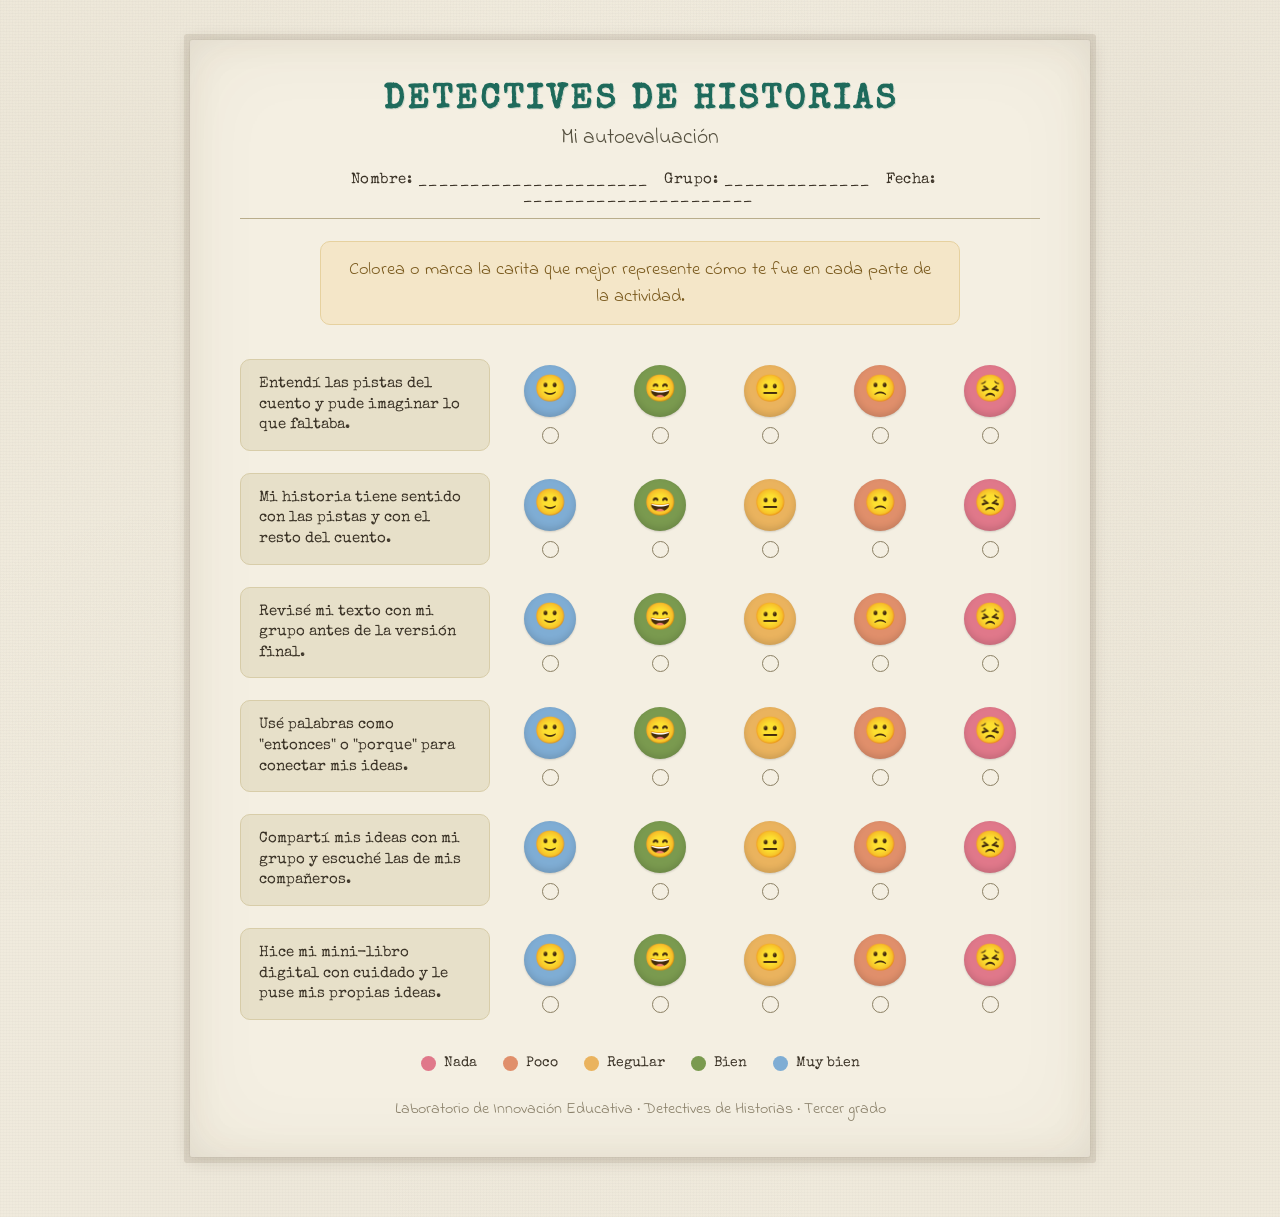
<file: assets/docs/rubrica.html>
<!DOCTYPE html>
<html lang="es">
<head>
<meta charset="UTF-8">
<title>Detectives de Historias — Autoevaluación</title>
<link rel="preconnect" href="https://fonts.googleapis.com">
<link rel="preconnect" href="https://fonts.gstatic.com" crossorigin>
<link href="https://fonts.googleapis.com/css2?family=Special+Elite&family=Indie+Flower&display=swap" rel="stylesheet">
<style>
  :root{
    --paper: #f4efe2;
    --paper-dark: #e9e0cb;
    --ink: #3a3226;
    --teal: #1f6b5c;
    --box: #e7e0c9;
    --box-border: #d8cda9;
    --nada: #e0788a;
    --poco: #e08f6b;
    --regular: #eab35e;
    --bien: #7a9a4f;
    --muybien: #7fadd4;
  }

  * { box-sizing: border-box; }

  html, body {
    margin: 0;
    padding: 0;
  }

  body {
    font-family: 'Indie Flower', cursive;
    color: var(--ink);
    background-color: var(--paper);
    background-image:
      radial-gradient(ellipse at 10% 15%, rgba(120,100,60,0.06) 0%, transparent 45%),
      radial-gradient(ellipse at 85% 80%, rgba(120,100,60,0.07) 0%, transparent 50%),
      radial-gradient(ellipse at 90% 10%, rgba(90,70,40,0.05) 0%, transparent 40%),
      radial-gradient(ellipse at 20% 90%, rgba(90,70,40,0.05) 0%, transparent 40%),
      repeating-linear-gradient(0deg, rgba(0,0,0,0.015) 0px, rgba(0,0,0,0.015) 1px, transparent 1px, transparent 3px),
      repeating-linear-gradient(90deg, rgba(0,0,0,0.012) 0px, rgba(0,0,0,0.012) 1px, transparent 1px, transparent 3px);
    padding: 40px 16px 60px;
  }

  /* subtle paper fiber noise via layered svg */
  body::before {
    content: "";
    position: fixed;
    inset: 0;
    pointer-events: none;
    opacity: 0.5;
    mix-blend-mode: multiply;
    background-image: url("data:image/svg+xml;utf8,<svg xmlns='http://www.w3.org/2000/svg' width='200' height='200'><filter id='n'><feTurbulence type='fractalNoise' baseFrequency='0.9' numOctaves='2' stitchTiles='stitch'/><feColorMatrix type='matrix' values='0 0 0 0 0.25  0 0 0 0 0.2  0 0 0 0 0.13  0 0 0 0.05 0'/></filter><rect width='100%25' height='100%25' filter='url(%23n)'/></svg>");
  }

  .sheet {
    max-width: 900px;
    margin: 0 auto;
    background: var(--paper);
    position: relative;
    padding: 44px 50px 36px;
    box-shadow: 0 2px 18px rgba(60,45,20,0.18), 0 0 0 1px rgba(0,0,0,0.03);
    border-radius: 2px;
  }

  /* worn / deckled edge effect */
  .sheet::after {
    content: "";
    position: absolute;
    inset: -6px;
    pointer-events: none;
    border-radius: 3px;
    box-shadow:
      inset 0 0 40px rgba(90,70,35,0.10),
      inset 0 0 90px rgba(90,70,35,0.06);
  }

  h1 {
    font-family: 'Special Elite', 'Courier New', monospace;
    text-align: center;
    color: var(--teal);
    letter-spacing: 3px;
    font-size: 2.1rem;
    margin: 0 0 4px;
    text-shadow: 1px 1px 0 rgba(31,107,92,0.15);
  }

  .subtitle {
    text-align: center;
    font-size: 1.35rem;
    color: #55503f;
    margin: 0 0 18px;
  }

  .meta-line {
    text-align: center;
    font-family: 'Special Elite', monospace;
    font-size: 0.95rem;
    color: var(--ink);
    border-bottom: 1px solid #b9ad8c;
    padding-bottom: 14px;
    margin: 0 0 22px;
    letter-spacing: 0.5px;
  }
  .meta-line span { margin: 0 6px; }

  .instructions {
    background: #f4e6c8;
    border: 1px solid #e6d19f;
    border-radius: 10px;
    padding: 14px 26px;
    text-align: center;
    font-size: 1.15rem;
    color: #7a5a1e;
    max-width: 640px;
    margin: 0 auto 34px;
  }

  .row {
    display: grid;
    grid-template-columns: 250px repeat(5, 1fr);
    align-items: center;
    gap: 10px;
    margin-bottom: 22px;
  }

  .label-box {
    background: var(--box);
    border: 1px solid var(--box-border);
    border-radius: 10px;
    padding: 14px 18px;
    font-family: 'Special Elite', monospace;
    font-size: 0.92rem;
    font-weight: normal;
    line-height: 1.4;
    color: var(--ink);
  }

  .cell {
    display: flex;
    flex-direction: column;
    align-items: center;
    gap: 10px;
  }

  .face {
    width: 52px;
    height: 52px;
    border-radius: 50%;
    display: flex;
    align-items: center;
    justify-content: center;
    font-size: 26px;
    box-shadow: inset 0 -3px 6px rgba(0,0,0,0.12), 0 1px 2px rgba(0,0,0,0.15);
  }

  .radio {
    width: 17px;
    height: 17px;
    border-radius: 50%;
    border: 1.5px solid #8b8064;
    background: transparent;
  }

  .nada    { background: var(--nada); }
  .poco    { background: var(--poco); }
  .regular { background: var(--regular); }
  .bien    { background: var(--bien); }
  .muybien { background: var(--muybien); }

  .legend {
    display: flex;
    justify-content: center;
    flex-wrap: wrap;
    gap: 26px;
    margin: 36px 0 10px;
    font-family: 'Special Elite', monospace;
    font-size: 0.85rem;
  }
  .legend-item { display: flex; align-items: center; gap: 8px; }
  .legend-dot {
    width: 15px;
    height: 15px;
    border-radius: 50%;
    display: inline-block;
  }

  footer {
    text-align: center;
    font-family: 'Indie Flower', cursive;
    font-size: 1rem;
    color: #8a806a;
    margin-top: 26px;
  }

  @page {
    size: A4 landscape;
    margin: 10mm;
  }

  @media print {
    body {
      padding: 0;
      background: #fff;
    }
    body::before { display: none; }
    .sheet {
      max-width: none;
      box-shadow: none;
      padding: 18px 22px 14px;
    }
    .face, .legend-dot, .instructions, .label-box {
      -webkit-print-color-adjust: exact;
      print-color-adjust: exact;
    }
  }

  @media (max-width: 720px) {
    .sheet { padding: 28px 18px; }
    .row {
      grid-template-columns: 1fr;
    }
    .label-box { margin-bottom: 6px; }
    .row {
      display: block;
      background: transparent;
    }
    .row .cell { display: inline-flex; margin: 6px 10px; }
  }
</style>
</head>
<body>

<div class="sheet">
  <h1>DETECTIVES DE HISTORIAS</h1>
  <div class="subtitle">Mi autoevaluación</div>

  <div class="meta-line">
    <span>Nombre: ______________________</span>
    <span>Grupo: ______________</span>
    <span>Fecha: ______________________</span>
  </div>

  <div class="instructions">
    Colorea o marca la carita que mejor represente cómo te fue en cada parte de la actividad.
  </div>

  <div class="rows">

    <div class="row">
      <div class="label-box">Entendí las pistas del cuento y pude imaginar lo que faltaba.</div>
      <div class="cell"><div class="face muybien">🙂</div><div class="radio"></div></div>
      <div class="cell"><div class="face bien">😄</div><div class="radio"></div></div>
      <div class="cell"><div class="face regular">😐</div><div class="radio"></div></div>
      <div class="cell"><div class="face poco">🙁</div><div class="radio"></div></div>
      <div class="cell"><div class="face nada">😣</div><div class="radio"></div></div>
    </div>

    <div class="row">
      <div class="label-box">Mi historia tiene sentido con las pistas y con el resto del cuento.</div>
      <div class="cell"><div class="face muybien">🙂</div><div class="radio"></div></div>
      <div class="cell"><div class="face bien">😄</div><div class="radio"></div></div>
      <div class="cell"><div class="face regular">😐</div><div class="radio"></div></div>
      <div class="cell"><div class="face poco">🙁</div><div class="radio"></div></div>
      <div class="cell"><div class="face nada">😣</div><div class="radio"></div></div>
    </div>

    <div class="row">
      <div class="label-box">Revisé mi texto con mi grupo antes de la versión final.</div>
      <div class="cell"><div class="face muybien">🙂</div><div class="radio"></div></div>
      <div class="cell"><div class="face bien">😄</div><div class="radio"></div></div>
      <div class="cell"><div class="face regular">😐</div><div class="radio"></div></div>
      <div class="cell"><div class="face poco">🙁</div><div class="radio"></div></div>
      <div class="cell"><div class="face nada">😣</div><div class="radio"></div></div>
    </div>

    <div class="row">
      <div class="label-box">Usé palabras como "entonces" o "porque" para conectar mis ideas.</div>
      <div class="cell"><div class="face muybien">🙂</div><div class="radio"></div></div>
      <div class="cell"><div class="face bien">😄</div><div class="radio"></div></div>
      <div class="cell"><div class="face regular">😐</div><div class="radio"></div></div>
      <div class="cell"><div class="face poco">🙁</div><div class="radio"></div></div>
      <div class="cell"><div class="face nada">😣</div><div class="radio"></div></div>
    </div>

    <div class="row">
      <div class="label-box">Compartí mis ideas con mi grupo y escuché las de mis compañeros.</div>
      <div class="cell"><div class="face muybien">🙂</div><div class="radio"></div></div>
      <div class="cell"><div class="face bien">😄</div><div class="radio"></div></div>
      <div class="cell"><div class="face regular">😐</div><div class="radio"></div></div>
      <div class="cell"><div class="face poco">🙁</div><div class="radio"></div></div>
      <div class="cell"><div class="face nada">😣</div><div class="radio"></div></div>
    </div>

    <div class="row">
      <div class="label-box">Hice mi mini-libro digital con cuidado y le puse mis propias ideas.</div>
      <div class="cell"><div class="face muybien">🙂</div><div class="radio"></div></div>
      <div class="cell"><div class="face bien">😄</div><div class="radio"></div></div>
      <div class="cell"><div class="face regular">😐</div><div class="radio"></div></div>
      <div class="cell"><div class="face poco">🙁</div><div class="radio"></div></div>
      <div class="cell"><div class="face nada">😣</div><div class="radio"></div></div>
    </div>

  </div>

  <div class="legend">
    <div class="legend-item"><span class="legend-dot nada"></span>Nada</div>
    <div class="legend-item"><span class="legend-dot poco"></span>Poco</div>
    <div class="legend-item"><span class="legend-dot regular"></span>Regular</div>
    <div class="legend-item"><span class="legend-dot bien"></span>Bien</div>
    <div class="legend-item"><span class="legend-dot muybien"></span>Muy bien</div>
  </div>

  <footer>Laboratorio de Innovación Educativa · Detectives de Historias · Tercer grado</footer>
</div>

</body>
</html>
</file>
<file: css/styles.css>
/* Detectives de Historias — stage, palette, and reusable board props */

@font-face {
  font-family: "Indie Flower";
  font-style: normal;
  font-weight: 400;
  font-display: block;
  src: url("../assets/fonts/indie-flower-latin.woff2") format("woff2");
  unicode-range: U+0000-00FF, U+0131, U+0152-0153, U+02BB-02BC, U+02C6, U+02DA, U+02DC, U+2000-206F, U+20AC, U+2122, U+2191, U+2193, U+2212, U+2215, U+FEFF, U+FFFD;
}

@font-face {
  font-family: "Indie Flower";
  font-style: normal;
  font-weight: 400;
  font-display: block;
  src: url("../assets/fonts/indie-flower-latin-ext.woff2") format("woff2");
  unicode-range: U+0100-02BA, U+02BD-02C5, U+02C7-02CC, U+02CE-02D7, U+02DD-02FF, U+1E00-1EFF, U+2020, U+20A0-20AB, U+20AD-20C0, U+2113, U+2C60-2C7F, U+A720-A7FF;
}

@font-face {
  font-family: "Special Elite";
  font-style: normal;
  font-weight: 400;
  font-display: block;
  src: url("../assets/fonts/special-elite-latin.woff2") format("woff2");
  unicode-range: U+0000-00FF, U+0131, U+0152-0153, U+02BB-02BC, U+02C6, U+02DA, U+02DC, U+2000-206F, U+20AC, U+2122, U+2191, U+2193, U+2212, U+2215, U+FEFF, U+FFFD;
}

@font-face {
  font-family: "Special Elite";
  font-style: normal;
  font-weight: 400;
  font-display: block;
  src: url("../assets/fonts/special-elite-latin-ext.woff2") format("woff2");
  unicode-range: U+0100-02BA, U+02BD-02C5, U+02C7-02CC, U+02CE-02D7, U+02DD-02FF, U+1E00-1EFF, U+2020, U+20A0-20AB, U+20AD-20C0, U+2113, U+2C60-2C7F, U+A720-A7FF;
}

:root {
  --stage-w: 1920px;
  --stage-h: 1080px;
  --board-w: 1920px;
  --board-h: 1080px;
  --cork-tile-width: 480px;
  --cork-tile-height: 360px;

  --string-red: #c4122e;
  --pin-red: #b10f24;
  --pin-brass: #c9a227;
  --pin-black: #2b2b2b;
  --ink: #1c1410;
  --ink-soft: #3a312a;
  --ink-faded: #5c534a;
  --paper-cream: #f6f0de;
  --paper-white: #fffdf6;
  --paper-ruled: #e7d7a8;
  --manila: #e6c36a;
  --manila-deep: #c9a24a;
  --sticky-yellow: #ffe566;
  --sticky-pink: #ffb4c8;
  --sticky-mint: #c6e27c;
  --sticky-blue: #9fd0ff;
  --highlight: #ffe066;
  --stamp-red: #c0392b;
  --index-card: #fff6d4;
  --index-tab: #f0d59a;
  --index-rule: #e2c48a;
  --kraft: #d7b56a;
  --monitor-bezel: #2c2c2c;
  --letterbox: #c4a06a;
  --shadow-paper: 3px 8px 18px rgba(28, 20, 16, 0.32);
  --shadow-pin: 0 3px 4px rgba(0, 0, 0, 0.4);
  --grunge-url: url("../assets/images/grunge-paper-background.jpg");
  --cork-url: url("../assets/images/corkboard-background.jpg");

  --font-stamp: "Special Elite", "Courier New", Courier, monospace;
  --font-hand: "Indie Flower", cursive;
  --font-type: "Courier New", Courier, monospace;
  --font-serif: "Source Serif 4", Georgia, "Times New Roman", serif;
  --font-ui: "Source Serif 4", Georgia, serif;

  --nav-z: 40;
  --pin-z: 8;
  --string-z: 6;
  --prop-z: 4;
  --transition-ms: 620ms;
  --transition-ease: cubic-bezier(0.22, 0.61, 0.36, 1);
}

*,
*::before,
*::after {
  box-sizing: border-box;
}

figure {
  margin: 0;
}

html,
body {
  margin: 0;
  width: 100%;
  height: 100%;
  overflow: hidden;
  color: var(--ink);
  font-family: var(--font-serif);
  background: #b08958;
}

img {
  max-width: 100%;
  display: block;
}

button {
  font: inherit;
  color: inherit;
}

button:focus-visible,
a:focus-visible {
  outline: 3px solid var(--string-red);
  outline-offset: 3px;
}

/* ----- Stage: fixed 1920×1080, scaled from JS ----- */

.viewport {
  position: fixed;
  inset: 0;
  overflow: hidden;
  background: #b08958;
}

/* Window-chrome control — sits on the real screen, not the 16:9 stage */
.fs-btn {
  position: fixed;
  top: 12px;
  right: 12px;
  z-index: 80;
  display: flex;
  align-items: center;
  justify-content: center;
  width: 66px;
  height: 68px;
  padding: 22px 8px 8px;
  border: 0;
  overflow: visible;
  background: #ead7a2;
  box-shadow: var(--shadow-paper);
  cursor: pointer;
  color: var(--ink);
  transform: rotate(2deg);
}

.fs-btn:hover {
  filter: brightness(1.04);
}

.fs-btn.is-active {
  transform: rotate(-1.5deg);
}

.fs-btn .btn-icon--collapse {
  display: none;
}

.fs-btn.is-active .btn-icon--expand {
  display: none;
}

.fs-btn.is-active .btn-icon--collapse {
  display: block;
}

.stage {
  position: absolute;
  top: 50%;
  left: 50%;
  width: var(--board-w);
  height: var(--board-h);
  transform: translate(-50%, -50%) scale(0.5);
  transform-origin: center center;
  overflow: hidden;
  background: transparent;
}

.board {
  position: relative;
  width: 100%;
  height: 100%;
  overflow: hidden;
}

.scene {
  position: absolute;
  top: 0;
  left: 0;
  width: 100%;
  height: 100%;
  overflow: hidden;
  visibility: hidden;
  pointer-events: none;
  background-color: transparent;
  background-image: var(--cork-url);
  background-repeat: repeat;
  background-size: auto;
  background-position: 0 0;
  will-change: transform;
}

.scene-frame {
  position: absolute;
  top: 50%;
  left: 50%;
  width: var(--stage-w);
  height: var(--stage-h);
  margin-left: calc(var(--stage-w) / -2);
  margin-top: calc(var(--stage-h) / -2);
}

.scene.is-active {
  visibility: visible;
  pointer-events: auto;
  z-index: 2;
  transform: translate(0, 0);
}

.scene.is-enter,
.scene.is-exit {
  visibility: visible;
  pointer-events: none;
  z-index: 3;
}

.scene.is-animating {
  transition: transform var(--transition-ms) var(--transition-ease);
}

@media (prefers-reduced-motion: reduce) {
  .scene.is-animating {
    transition-duration: 1ms;
  }
}

/* ----- Persistent chrome (does not slide) ----- */

.stage-chrome {
  position: absolute;
  inset: 0;
  pointer-events: none;
  z-index: var(--nav-z);
}

.stage-chrome > * {
  pointer-events: auto;
}

.nav-arrow {
  position: absolute;
  top: 500px;
  display: flex;
  align-items: center;
  justify-content: center;
  width: 74px;
  height: 82px;
  padding: 24px 8px 10px;
  border: 0;
  overflow: visible;
  background: #ead7a2;
  box-shadow: var(--shadow-paper);
  cursor: pointer;
  color: var(--ink);
}

.nav-arrow--prev {
  left: 22px;
  transform: rotate(-3deg);
}

.nav-arrow--next {
  right: 22px;
  transform: rotate(2.5deg);
}

.btn-icon {
  display: block;
  width: 34px;
  height: 34px;
  flex-shrink: 0;
}

.nav-arrow[disabled] {
  cursor: default;
  opacity: 0.38;
}

.nav-arrow:not([disabled]):hover {
  filter: brightness(1.04);
  transform: rotate(-1deg) translateY(-2px);
}

.nav-arrow--next:not([disabled]):hover {
  transform: rotate(1deg) translateY(-2px);
}

.progress-strip {
  position: absolute;
  left: 50%;
  bottom: 18px;
  transform: translateX(-50%) rotate(-0.4deg);
  padding: 6px 18px 7px;
  background: var(--paper-white);
  box-shadow: 2px 3px 8px rgba(0, 0, 0, 0.25);
  font-family: var(--font-type);
  font-size: 22px;
  letter-spacing: 0.04em;
  color: var(--ink-soft);
}

/* Case map — 2D board index */

.case-map {
  position: absolute;
  left: 18px;
  bottom: 16px;
  width: 520px;
  padding: 22px 18px 16px;
  background-color: var(--index-card);
  background-image: url("../assets/images/nav-map.jpg");
  background-repeat: no-repeat;
  background-position: center;
  background-size: cover;
  background-blend-mode: multiply;
  box-shadow: var(--shadow-paper);
  transform: rotate(-1.2deg);
}

.case-map__title {
  display: table;
  margin: 0 auto 12px;
  padding: 5px 14px 6px;
  background: #1c1410;
  font-family: var(--font-stamp);
  font-size: 22px;
  letter-spacing: 0.12em;
  text-transform: uppercase;
  color: #fffdf6;
  text-align: center;
}

.case-map__grid {
  display: grid;
  grid-template-columns: 1fr 1fr 1fr;
  grid-template-rows: auto auto auto;
  grid-template-areas:
    "inicio reto ideacion"
    ". . prototipo"
    "video recursos evaluacion";
  gap: 10px 12px;
}

.case-map__node {
  display: flex;
  flex-direction: column;
  align-items: center;
  gap: 6px;
  border: 0;
  background: transparent;
  padding: 2px;
  cursor: pointer;
  color: var(--ink-soft);
  text-align: center;
}

.case-map__icon {
  display: flex;
  align-items: center;
  justify-content: center;
  width: 48px;
  height: 48px;
  border: 1px solid rgba(28, 20, 16, 0.18);
  border-radius: 3px;
  background: #ead7a2;
  box-shadow: var(--shadow-paper);
  color: var(--ink);
  transition: transform 120ms ease, filter 120ms ease;
}

.case-map__icon svg {
  display: block;
  width: 26px;
  height: 26px;
}

.case-map__label {
  display: inline-block;
  padding: 2px 8px 3px;
  background: #1c1410;
  color: #fffdf6;
  font-family: var(--font-type);
  font-size: 18px;
  line-height: 1.15;
  letter-spacing: 0.02em;
}

.case-map__node:hover .case-map__icon,
.case-map__node:focus-visible .case-map__icon {
  filter: brightness(1.06);
  transform: translateY(-2px);
}

.case-map__node:focus-visible {
  outline: none;
}

.case-map__node:focus-visible .case-map__icon {
  outline: 3px solid var(--string-red);
  outline-offset: 2px;
}

.case-map__node.is-current {
  color: var(--ink);
}

.case-map__node.is-current .case-map__label {
  font-weight: 700;
  color: #fffdf6;
}

.case-map__node.is-current .case-map__icon {
  background: #f3d39a;
  border-color: var(--string-red);
  box-shadow:
    inset 0 2px 4px rgba(28, 20, 16, 0.22),
    0 0 0 2px var(--paper-white),
    0 0 0 4px var(--string-red);
}

.case-map__node[data-scene="inicio"] { grid-area: inicio; }
.case-map__node[data-scene="el-reto"] { grid-area: reto; }
.case-map__node[data-scene="ideacion"] { grid-area: ideacion; }
.case-map__node[data-scene="prototipo"] { grid-area: prototipo; }
.case-map__node[data-scene="evaluacion"] { grid-area: evaluacion; }
.case-map__node[data-scene="recursos"] { grid-area: recursos; }
.case-map__node[data-scene="video-pitch"] { grid-area: video; }

/* ----- Pins ----- */

.pin {
  position: absolute;
  width: 20px;
  height: 20px;
  border-radius: 50%;
  z-index: var(--pin-z);
  pointer-events: none;
}

.pin--red {
  background: radial-gradient(circle at 32% 28%, #ff8a80, var(--pin-red) 44%, #5a0008 78%);
  box-shadow:
    var(--shadow-pin),
    inset 0 2px 3px rgba(255, 255, 255, 0.45),
    inset 0 -2px 2px rgba(0, 0, 0, 0.3);
}

.pin--brass {
  background: radial-gradient(circle at 32% 28%, #f3e0a6, var(--pin-brass) 48%, #7a5a10 80%);
  box-shadow:
    var(--shadow-pin),
    inset 0 2px 3px rgba(255, 255, 255, 0.5);
}

.pin--black {
  background: radial-gradient(circle at 32% 28%, #666, var(--pin-black) 50%, #000 80%);
  box-shadow: var(--shadow-pin), inset 0 2px 3px rgba(255, 255, 255, 0.25);
}

.pin--lg {
  width: 24px;
  height: 24px;
}

/* ----- Paper + grunge overlay (texture sits ON cream, under text) ----- */

.paper-sheet {
  position: absolute;
  background: var(--paper-cream);
  box-shadow: var(--shadow-paper);
  overflow: hidden;
  z-index: var(--prop-z);
}

.paper-sheet--white {
  background: var(--paper-white);
}

.paper-sheet__grunge {
  position: absolute;
  inset: 0;
  background-image: var(--grunge-url);
  background-repeat: repeat;
  opacity: 0.44;
  mix-blend-mode: multiply;
  pointer-events: none;
  z-index: 1;
}

.paper-sheet--report .paper-sheet__grunge {
  opacity: 0.08;
}

.paper-sheet__content {
  position: relative;
  z-index: 2;
}

/* ----- Sticky notes ----- */

.sticky-note {
  --rot: -2deg;
  position: absolute;
  width: 230px;
  min-height: 158px;
  padding: 32px 16px 16px;
  background: var(--sticky-yellow);
  box-shadow: var(--shadow-paper);
  transform: rotate(var(--rot));
  z-index: var(--prop-z);
  font-family: var(--font-hand);
  font-weight: 400;
  color: var(--ink);
}

.sticky-note--pink { background: var(--sticky-pink); }
.sticky-note--mint { background: var(--sticky-mint); }
.sticky-note--blue { background: var(--sticky-blue); }
.sticky-note--wide { width: 520px; }

.sticky-note__adhesive {
  position: absolute;
  top: 0;
  left: 0;
  right: 0;
  height: 22px;
  background: rgba(255, 255, 255, 0.28);
}

.sticky-note__text {
  margin: 0;
  font-size: 28px;
  line-height: 1.15;
  text-align: center;
}

.sticky-note--wide .sticky-note__text {
  font-size: 22px;
  line-height: 1.25;
  text-align: left;
}

/* ----- Index / catalog cards ----- */

.index-card {
  position: absolute;
  display: block;
  width: 290px;
  background: var(--index-card);
  box-shadow: var(--shadow-paper);
  z-index: var(--prop-z);
  color: inherit;
  text-decoration: none;
}

.index-card:hover {
  box-shadow: 4px 10px 22px rgba(28, 20, 16, 0.38);
  z-index: 6;
}

.index-card__tab {
  width: 44%;
  height: 28px;
  margin-left: 14px;
  background: var(--index-tab);
  border-radius: 4px 4px 0 0;
}

.index-card__body {
  position: relative;
  display: flex;
  flex-direction: column;
  padding: 16px 16px 14px;
  overflow: visible;
  color: inherit;
  text-decoration: none;
}

.index-card__body::before {
  content: "";
  position: absolute;
  inset: 0;
  background-image: var(--grunge-url);
  opacity: 0.12;
  mix-blend-mode: multiply;
  pointer-events: none;
}

.index-card__icon {
  width: 72px;
  height: 72px;
  margin: 4px auto 10px;
  color: var(--ink-soft);
}

.index-card__title {
  position: relative;
  margin: 0 0 10px;
  font-family: var(--font-stamp);
  font-size: 20px;
  letter-spacing: 0.04em;
  text-align: center;
  padding-bottom: 8px;
  border-bottom: 1px solid var(--index-rule);
}

.index-card__copy {
  position: relative;
  margin: 0 0 8px;
  font-family: var(--font-serif);
  font-size: 18px;
  line-height: 1.35;
  color: var(--ink-soft);
}

.index-card__field {
  position: relative;
  margin: 0 0 10px;
  font-family: var(--font-serif);
  font-size: 14px;
  line-height: 1.35;
  color: var(--ink);
}

.index-card__field-label {
  display: block;
  margin-bottom: 2px;
  font-family: var(--font-stamp);
  font-size: 14px;
  letter-spacing: 0.08em;
  font-weight: 700;
  text-transform: uppercase;
  color: var(--stamp-red);
}

.index-card__rules {
  display: none;
}

.index-card__cta {
  position: relative;
  z-index: 2;
  display: block;
  margin-top: 4px;
  padding: 8px 10px 7px;
  background: #1c1410;
  color: #fffdf6;
  font-family: var(--font-stamp);
  font-size: 14px;
  letter-spacing: 0.08em;
  text-align: center;
  text-transform: uppercase;
  text-decoration: none;
}

.index-card__cta:hover {
  filter: brightness(1.12);
}

.index-card__download {
  display: flex;
  align-items: center;
  justify-content: center;
  gap: 8px;
  margin: 0 10px 10px;
  padding: 9px 10px 8px;
  background: #ffe566;
  color: var(--ink);
  text-decoration: none;
  font-family: var(--font-hand);
  font-size: 20px;
  line-height: 1;
  box-shadow: 2px 3px 8px rgba(28, 20, 16, 0.22);
}

.index-card__download:hover {
  filter: brightness(1.05);
}

.index-card__download-icon {
  width: 22px;
  height: 22px;
  flex-shrink: 0;
}

.index-card__badge {
  padding: 2px 6px 1px;
  background: #1c1410;
  color: #fffdf6;
  font-family: var(--font-stamp);
  font-size: 11px;
  letter-spacing: 0.08em;
}

/* ----- Polaroid / evidence photo ----- */

.polaroid {
  --rot: 0deg;
  position: absolute;
  width: 280px;
  padding: 14px 14px 12px;
  background: var(--paper-white);
  box-shadow: var(--shadow-paper);
  transform: rotate(var(--rot));
  z-index: var(--prop-z);
}

.polaroid__slot {
  position: relative;
  width: 100%;
  height: 210px;
}

.polaroid__caption {
  margin: 10px 4px 2px;
  font-family: var(--font-hand);
  font-size: 28px;
  font-weight: 400;
  text-align: center;
  color: var(--ink);
}

.photo-slot {
  position: relative;
  width: 100%;
  height: 100%;
  overflow: hidden;
  background-color: #cfc3ae;
  background-image: repeating-linear-gradient(
    -45deg,
    #cfc3ae,
    #cfc3ae 10px,
    #c4b7a1 10px,
    #c4b7a1 20px
  );
}

.photo-slot img {
  width: 100%;
  height: 100%;
  object-fit: cover;
}

.photo-slot.is-missing img {
  display: none;
}

.photo-slot.is-missing::after {
  content: attr(data-fallback);
  position: absolute;
  inset: 0;
  display: flex;
  align-items: center;
  justify-content: center;
  padding: 12px;
  text-align: center;
  font-family: var(--font-type);
  font-size: 13px;
  letter-spacing: 0.04em;
  color: var(--ink-faded);
  background: rgba(255, 253, 246, 0.2);
}

/* ----- Folder ----- */

.case-folder {
  position: absolute;
  background: linear-gradient(180deg, #e8c878 0%, var(--manila) 40%, var(--manila-deep) 100%);
  border-radius: 0 10px 10px 10px;
  box-shadow: var(--shadow-paper);
  z-index: var(--prop-z);
}

.case-folder__tab {
  position: absolute;
  left: 36px;
  top: -46px;
  height: 46px;
  padding: 0 28px;
  background: #e8c878;
  border-radius: 10px 10px 0 0;
  font-family: var(--font-stamp);
  font-size: 16px;
  letter-spacing: 0.16em;
  line-height: 46px;
  color: var(--ink-soft);
  white-space: nowrap;
}

.case-folder__grunge {
  position: absolute;
  inset: 0;
  background-image: var(--grunge-url);
  opacity: 0.16;
  mix-blend-mode: multiply;
  pointer-events: none;
  border-radius: inherit;
}

.case-folder__content {
  position: relative;
  z-index: 2;
}

/* ----- Ink stamp ----- */

.ink-stamp {
  --stamp-rot: -8deg;
  position: absolute;
  z-index: 6;
  padding: 10px 16px 8px;
  border: 4px solid var(--stamp-red);
  border-radius: 7px 11px 6px 10px;
  color: var(--stamp-red);
  font-family: var(--font-stamp);
  font-size: 28px;
  letter-spacing: 0.14em;
  text-transform: uppercase;
  transform: rotate(var(--stamp-rot));
  mix-blend-mode: multiply;
  opacity: 0.84;
  background: rgba(192, 57, 43, 0.04);
  box-shadow:
    inset 0 0 0 2px var(--stamp-red),
    1px 0 0 rgba(192, 57, 43, 0.35);
  pointer-events: none;
  white-space: nowrap;
}

.ink-stamp--lg {
  font-size: 42px;
  padding: 16px 22px 12px;
  border-width: 6px;
  letter-spacing: 0.18em;
}

/* ----- Newspaper clip ----- */

.news-clip {
  --rot: -3deg;
  position: absolute;
  width: 300px;
  padding: 14px 16px 16px;
  background: #f2eee3;
  box-shadow: var(--shadow-paper);
  transform: rotate(var(--rot));
  z-index: var(--prop-z);
  clip-path: polygon(
    1% 2%,
    98% 0,
    100% 96%,
    97% 100%,
    2% 98%,
    0 8%
  );
}

.news-clip__grunge {
  position: absolute;
  inset: 0;
  background-image: var(--grunge-url);
  opacity: 0.15;
  mix-blend-mode: multiply;
  pointer-events: none;
}

.news-clip__masthead {
  position: relative;
  margin: 0 0 6px;
  font-family: var(--font-serif);
  font-size: 11px;
  letter-spacing: 0.28em;
  text-transform: uppercase;
  text-align: center;
  border-bottom: 2px solid var(--ink);
  padding-bottom: 4px;
}

.news-clip__headline {
  position: relative;
  margin: 0;
  font-family: var(--font-serif);
  font-weight: 700;
  font-size: 26px;
  line-height: 1.15;
}

.news-clip__deck {
  position: relative;
  margin: 6px 0 0;
  font-size: 19px;
  color: var(--ink-soft);
}

/* ----- Report tag / torn cue ----- */

.report-tag {
  position: absolute;
  z-index: 6;
  display: inline-flex;
  align-items: center;
  gap: 10px;
  padding: 22px 16px 12px 14px;
  background: #ffe566;
  color: var(--ink);
  text-decoration: none;
  font-family: var(--font-hand);
  font-size: 26px;
  line-height: 1.05;
  box-shadow:
    var(--shadow-paper),
    0 0 0 2px rgba(28, 20, 16, 0.08);
  transform: rotate(-2.4deg);
  cursor: pointer;
}

.report-tag .pin {
  top: 8px;
  left: 50%;
  margin-left: -10px;
}

.report-tag__icon {
  display: block;
  width: 28px;
  height: 28px;
  flex-shrink: 0;
}

.report-tag__text {
  padding-top: 2px;
}

.report-tag__badge {
  flex-shrink: 0;
  padding: 3px 7px 2px;
  background: #1c1410;
  color: #fffdf6;
  font-family: var(--font-stamp);
  font-size: 13px;
  letter-spacing: 0.08em;
}

.report-tag:hover {
  filter: brightness(1.04);
  transform: rotate(-1deg) translateY(-3px);
}

.report-tag:focus-visible {
  outline: 3px solid var(--string-red);
  outline-offset: 4px;
}

/* ----- Tape ----- */

.tape {
  position: absolute;
  height: 28px;
  background: rgba(232, 210, 140, 0.78);
  box-shadow: 0 1px 2px rgba(0, 0, 0, 0.18);
  z-index: 7;
  pointer-events: none;
}

/* ----- String SVG layer ----- */

.string-layer {
  position: absolute;
  inset: 0;
  width: 100%;
  height: 100%;
  z-index: var(--string-z);
  pointer-events: none;
  overflow: visible;
}

.string-layer path {
  fill: none;
  stroke: var(--string-red);
  stroke-width: 2.6;
  stroke-linecap: round;
  stroke-linejoin: round;
}

.string-layer .pin-head {
  fill: var(--pin-red);
  stroke: #6a0814;
  stroke-width: 1;
}

.string-layer .pin-glint {
  fill: rgba(255, 255, 255, 0.55);
}

/* ----- Paperclip ----- */

.paperclip {
  position: absolute;
  z-index: 7;
  width: 38px;
  height: 96px;
  pointer-events: none;
}

.paperclip img {
  display: block;
  width: 100%;
  height: 100%;
  object-fit: contain;
}

/* ----- Monitor ----- */

.monitor {
  position: absolute;
  background: var(--monitor-bezel);
  border-radius: 14px;
  padding: 20px 20px 48px;
  box-shadow:
    var(--shadow-paper),
    inset 0 1px 0 rgba(255, 255, 255, 0.12);
  z-index: var(--prop-z);
}

.monitor__screen {
  position: relative;
  width: 100%;
  aspect-ratio: 16 / 9;
  background: #070a08;
  overflow: hidden;
  border: 3px solid #111;
}

.monitor__screen iframe {
  position: absolute;
  inset: 0;
  width: 100%;
  height: 100%;
  border: 0;
}

.monitor__standby {
  margin: 0;
  height: 100%;
  display: flex;
  flex-direction: column;
  align-items: center;
  justify-content: center;
  gap: 8px;
  color: #3cff6e;
  font-family: var(--font-type);
  font-size: 22px;
  letter-spacing: 0.2em;
  text-transform: uppercase;
}

.monitor__scan {
  position: absolute;
  inset: 0;
  background: repeating-linear-gradient(
    to bottom,
    rgba(0, 0, 0, 0.12) 0 2px,
    transparent 2px 4px
  );
  pointer-events: none;
  opacity: 0.35;
}

.monitor__label {
  position: absolute;
  left: 20px;
  bottom: 14px;
  color: #c8c8c8;
  font-family: var(--font-type);
  font-size: 13px;
  letter-spacing: 0.16em;
}

.monitor__rec {
  position: absolute;
  right: 20px;
  bottom: 14px;
  display: flex;
  align-items: center;
  gap: 6px;
  color: #e24b4b;
  font-family: var(--font-type);
  font-size: 12px;
  letter-spacing: 0.18em;
}

.monitor__rec i {
  display: block;
  width: 9px;
  height: 9px;
  border-radius: 50%;
  background: #e24b4b;
  box-shadow: 0 0 6px #e24b4b;
}

.headline-strip {
  position: absolute;
  z-index: var(--prop-z);
  padding: 8px 28px;
  background: var(--paper-white);
  box-shadow: var(--shadow-paper);
  font-family: var(--font-stamp);
  letter-spacing: 0.18em;
  text-transform: uppercase;
  font-size: 22px;
}

.caption-line {
  position: absolute;
  z-index: var(--prop-z);
  margin: 0;
  padding: 8px 16px;
  background: var(--paper-cream);
  box-shadow: var(--shadow-paper);
  font-family: var(--font-hand);
  font-size: 26px;
}

/* ----- Typewriter marks ----- */

.mark-hl {
  background: linear-gradient(transparent 58%, var(--highlight) 58%);
}

.mark-line {
  text-decoration: underline;
  text-decoration-color: var(--string-red);
  text-decoration-thickness: 2px;
  text-underline-offset: 3px;
}

.circled-block {
  position: relative;
  display: inline-block;
  padding: 10px 16px 12px;
}

.circled-block svg {
  position: absolute;
  inset: -10px -14px -8px;
  width: calc(100% + 28px);
  height: calc(100% + 18px);
  overflow: visible;
  pointer-events: none;
}

.circled-block svg ellipse {
  fill: none;
  stroke: var(--string-red);
  stroke-width: 3;
  opacity: 0.85;
}

/* ----- Scene heading chip ----- */

.scene-chip {
  position: absolute;
  z-index: var(--prop-z);
  padding: 6px 14px 5px;
  background: var(--kraft);
  font-family: var(--font-stamp);
  font-size: 14px;
  letter-spacing: 0.14em;
  text-transform: uppercase;
  box-shadow: 2px 3px 8px rgba(0, 0, 0, 0.22);
}

/* ----- Pending note banner ----- */

.pending-flag {
  position: absolute;
  z-index: 6;
  padding: 4px 10px;
  background: var(--stamp-red);
  color: #fff;
  font-family: var(--font-stamp);
  font-size: 12px;
  letter-spacing: 0.12em;
  text-transform: uppercase;
}

.polaroid .pin,
.sticky-note .pin,
.case-folder .pin,
.index-card .pin,
.verdict .pin {
  top: -8px;
  left: 50%;
  margin-left: -10px;
}

.nav-arrow .pin,
.fs-btn .pin {
  top: 8px;
  left: 50%;
  margin-left: -10px;
}

.index-card__icon svg {
  display: block;
  width: 100%;
  height: 100%;
}

.case-folder {
  overflow: visible;
}
</file>
<file: css/scenes.css>
/* Per-scene compositions — all coordinates are for the 1920×1080 stage. */

#scene-inicio .brand-tape,
#scene-inicio .method-ticket,
#scene-prototipo .legend-line,
#scene-evaluacion .eval-line {
  position: absolute;
  z-index: var(--prop-z);
}

#scene-el-reto .paper-sheet--report {
  overflow: visible;
}

#scene-ideacion .verdict {
  transform: rotate(var(--rot, -0.6deg));
}

/* ========== 1. INICIO ========== */

#scene-inicio .brand-tape {
  left: 430px;
  top: 86px;
  width: 1060px;
  height: 46px;
  display: flex;
  align-items: center;
  justify-content: center;
  background: rgba(232, 210, 140, 0.82);
  box-shadow: 0 1px 2px rgba(0, 0, 0, 0.2);
  font-family: var(--font-type);
  font-size: 25px;
  font-weight: bold;
  letter-spacing: 0.04em;
  color: var(--ink-soft);
  transform: rotate(-0.6deg);
  z-index: var(--prop-z);
}

#scene-inicio .case-folder {
  left: 480px;
  top: 268px;
  width: 960px;
  height: 540px;
}

#scene-inicio .case-folder__content {
  padding: 48px 56px 32px;
  text-align: center;
}

#scene-inicio .case-title {
  margin: 0;
  font-family: "Special Elite", var(--font-stamp);
  font-size: 64px;
  font-weight: 400;
  line-height: 1.05;
  letter-spacing: 0.02em;
  color: var(--ink);
}

#scene-inicio .case-subtitle {
  margin: 18px 0 0;
  font-family: var(--font-serif);
  font-size: 28px;
  line-height: 1.3;
  color: var(--ink-soft);
}

#scene-inicio .method-ticket {
  left: 560px;
  top: 690px;
  width: 800px;
  padding: 10px 18px;
  background: var(--paper-white);
  font-family: var(--font-type);
  font-size: 22px;
  font-weight: bold;
  letter-spacing: 0.04em;
  text-align: center;
  transform: rotate(0.6deg);
  z-index: var(--prop-z);
}

#scene-inicio .sticky-note--m2 { left: 250px; top: 188px; --rot: 4deg; }
#scene-inicio .sticky-note--m3 { left: 1448px; top: 196px; --rot: -4deg; }

#scene-inicio .news-clip {
  left: 90px;
  top: 500px;
  --rot: -3.5deg;
}

#scene-inicio .ink-stamp {
  left: 1128px;
  top: 548px;
  --stamp-rot: -12deg;
}

#scene-inicio .pin--title {
  left: 50%;
  top: -10px;
  margin-left: -10px;
}

/* ========== 2. EL RETO ========== */

#scene-el-reto .scene-chip {
  left: 86px;
  top: 36px;
  transform: rotate(-1deg);
}

#scene-el-reto .paper-sheet--report {
  left: 70px;
  top: 88px;
  width: 1020px;
  height: 780px;
  padding: 36px 48px 28px;
}

#scene-el-reto .report-kicker {
  margin: 0;
  font-family: var(--font-type);
  font-size: 13px;
  letter-spacing: 0.12em;
  text-transform: uppercase;
  color: var(--ink-faded);
}

#scene-el-reto .report-title {
  margin: 8px 0 4px;
  font-family: var(--font-stamp);
  font-size: 28px;
  letter-spacing: 0.04em;
}

#scene-el-reto .report-meta {
  margin: 0 0 18px;
  font-family: var(--font-type);
  font-size: 15px;
  color: var(--ink-soft);
  border-bottom: 1px dashed var(--ink-faded);
  padding-bottom: 12px;
}

#scene-el-reto .report-block {
  margin: 0 0 14px;
  font-family: var(--font-type);
  font-size: 22px;
  line-height: 1.45;
}

#scene-el-reto .report-label {
  display: block;
  margin-bottom: 4px;
  font-size: 13px;
  letter-spacing: 0.16em;
  text-transform: uppercase;
  color: var(--stamp-red);
}

#scene-el-reto .report-block ul {
  margin: 0;
  padding: 0;
  list-style: none;
}

#scene-el-reto .report-block li {
  margin: 0 0 6px;
}

#scene-el-reto .report-objective {
  margin-top: 10px;
}

#scene-el-reto .polaroid {
  left: 1168px;
  top: 96px;
  width: 520px;
  --rot: 2.4deg;
}

#scene-el-reto .polaroid__slot {
  height: 300px;
}

#scene-el-reto .paperclip {
  left: 1188px;
  top: 72px;
}

#scene-el-reto .sticky-note--pending {
  left: 1148px;
  top: 500px;
  width: 560px;
  min-height: 268px;
  --rot: -1.8deg;
}

#scene-el-reto .pending-flag {
  position: relative;
  display: inline-block;
  margin: 0 0 8px;
}

#scene-el-reto .report-tag {
  left: 1396px;
  top: 22px;
}

#scene-el-reto .ink-stamp {
  left: 780px;
  top: 700px;
  font-size: 20px;
  --stamp-rot: 8deg;
}

/* ========== 3. IDEACIÓN ========== */

#scene-ideacion .scene-chip {
  left: 80px;
  top: 32px;
}

#scene-ideacion .suspect-card {
  top: 96px;
  width: 400px;
  padding-bottom: 8px;
}

#scene-ideacion .suspect-card .polaroid__slot {
  height: 268px;
}

#scene-ideacion .suspect-card--1 { left: 80px; --rot: -2.2deg; }
#scene-ideacion .suspect-card--2 { left: 760px; --rot: 1.4deg; }
#scene-ideacion .suspect-card--3 { left: 1440px; --rot: -1.6deg; }

#scene-ideacion .suspect-kicker {
  margin: 0 0 8px;
  font-family: var(--font-stamp);
  font-size: 12px;
  letter-spacing: 0.2em;
  text-align: center;
  color: var(--ink-faded);
}

#scene-ideacion .verdict {
  left: 560px;
  top: 640px;
  width: 800px;
  min-height: 210px;
  padding: 28px 36px 22px;
  text-align: center;
  --rot: -0.6deg;
}

#scene-ideacion .verdict h3 {
  margin: 0 0 8px;
  font-family: var(--font-stamp);
  font-size: 15px;
  letter-spacing: 0.18em;
  text-transform: uppercase;
  color: var(--stamp-red);
}

#scene-ideacion .verdict h2 {
  margin: 0 0 10px;
  font-family: var(--font-stamp);
  font-size: 30px;
  letter-spacing: 0.03em;
}

#scene-ideacion .verdict p {
  margin: 0;
  font-family: var(--font-hand);
  font-size: 26px;
  font-weight: 400;
  line-height: 1.2;
}

#scene-ideacion .ink-stamp--out {
  font-size: 16px;
  padding: 6px 10px;
  top: 214px;
  left: 96px;
  --stamp-rot: -18deg;
}

#scene-ideacion .suspect-card--2 .ink-stamp--out {
  left: 108px;
  top: 200px;
  --stamp-rot: 14deg;
}

#scene-ideacion .ink-stamp--in {
  font-size: 16px;
  padding: 6px 10px;
  top: 208px;
  right: 72px;
  left: auto;
  --stamp-rot: -8deg;
  border-color: #1f7a3a;
  color: #1f7a3a;
  box-shadow: inset 0 0 0 2px #1f7a3a;
  background: rgba(31, 122, 58, 0.06);
}

/* ========== 4. PROTOTIPO ========== */

#scene-prototipo .scene-chip {
  left: 80px;
  top: 28px;
}

#scene-prototipo .pending-note {
  left: 430px;
  top: 22px;
  width: 980px;
  min-height: 92px;
  padding: 22px 20px 16px 24px;
  --rot: -0.8deg;
}

#scene-prototipo .pending-note .sticky-note__text {
  font-size: 22px;
}

#scene-prototipo .timeline-step {
  top: 250px;
  width: 248px;
}

#scene-prototipo .timeline-step .polaroid__slot {
  height: 186px;
}

#scene-prototipo .step-num {
  position: absolute;
  top: -18px;
  left: -12px;
  width: 42px;
  height: 42px;
  border-radius: 50%;
  background: var(--string-red);
  color: #fff;
  font-family: var(--font-stamp);
  font-size: 20px;
  line-height: 42px;
  text-align: center;
  z-index: 9;
  box-shadow: var(--shadow-pin);
}

#scene-prototipo .step-1 { left: 92px; --rot: -2deg; }
#scene-prototipo .step-2 { left: 452px; --rot: 1.6deg; }
#scene-prototipo .step-3 { left: 812px; --rot: -1.2deg; }
#scene-prototipo .step-4 { left: 1172px; --rot: 2deg; }
#scene-prototipo .step-5 { left: 1532px; --rot: -1.8deg; }

#scene-prototipo .legend-line {
  left: 560px;
  top: 820px;
  width: 800px;
  text-align: center;
  font-family: var(--font-type);
  font-size: 16px;
  color: var(--ink-soft);
  background: var(--paper-cream);
  padding: 8px 16px;
  box-shadow: var(--shadow-paper);
  transform: rotate(0.4deg);
}

/* ========== 5. EVALUACIÓN ========== */

#scene-evaluacion .scene-chip {
  left: 80px;
  top: 36px;
  opacity: 0.9;
}

#scene-evaluacion .case-folder {
  left: 560px;
  top: 188px;
  width: 800px;
  height: 520px;
}

#scene-evaluacion .case-folder__content {
  padding: 72px 48px 24px;
  text-align: center;
}

#scene-evaluacion .folder-title {
  margin: 0;
  font-family: var(--font-stamp);
  font-size: 28px;
  letter-spacing: 0.12em;
  color: var(--ink-soft);
}

#scene-evaluacion .ink-stamp--lg {
  left: 50%;
  top: 210px;
  margin-left: -230px;
  --stamp-rot: -11deg;
}

#scene-evaluacion .eval-line {
  left: 480px;
  top: 760px;
  width: 960px;
  text-align: center;
  font-family: var(--font-type);
  font-size: 22px;
  padding: 12px 20px;
}

/* ========== 6. RECURSOS ========== */

#scene-recursos .scene-chip {
  left: 80px;
  top: 28px;
}

#scene-recursos .headline-strip {
  left: 50%;
  top: 26px;
  width: max-content;
  max-width: 1180px;
  text-align: center;
  transform: translateX(-50%) rotate(-0.4deg);
}

#scene-recursos .index-card {
  width: 260px;
}

#scene-recursos .index-card__icon {
  width: 56px;
  height: 56px;
  margin: 0 auto 8px;
}

#scene-recursos .index-card__title {
  font-size: 19px;
  margin-bottom: 8px;
}

#scene-recursos .index-card__copy {
  font-size: 17px;
  margin-bottom: 8px;
}

#scene-recursos .index-card__field {
  font-size: 15px;
  margin-bottom: 8px;
}

#scene-recursos .index-card__field-label {
  font-size: 16px;
}

#scene-recursos .index-card__body {
  min-height: 500px;
  padding: 12px 14px 14px;
}

#scene-recursos .index-card__cta {
  margin-top: auto;
  font-size: 14px;
  padding: 8px 8px 7px;
}

#scene-recursos .index-card--split .index-card__body {
  min-height: 452px;
}

#scene-recursos .index-card__download {
  font-size: 19px;
  gap: 6px;
  margin: 0 8px 8px;
  padding: 8px 8px 7px;
}

#scene-recursos .index-card--1 { left: 110px; top: 118px; }
#scene-recursos .index-card--2 { left: 398px; top: 106px; transform: rotate(-1deg); }
#scene-recursos .index-card--3 { left: 686px; top: 122px; transform: rotate(0.8deg); }
#scene-recursos .index-card--4 { left: 974px; top: 102px; transform: rotate(-0.6deg); }
#scene-recursos .index-card--5 { left: 1262px; top: 116px; transform: rotate(1.1deg); }
#scene-recursos .index-card--6 { left: 1550px; top: 110px; transform: rotate(-0.8deg); }

#scene-recursos .index-card .pin {
  left: 50%;
  top: 14px;
  margin-left: -10px;
}

/* ========== 7. VIDEO PITCH ========== */

#scene-video-pitch .headline-strip {
  left: 560px;
  top: 48px;
  width: 800px;
  text-align: center;
  transform: rotate(-0.5deg);
}

#scene-video-pitch .monitor {
  left: 400px;
  top: 128px;
  width: 1120px;
}

#scene-video-pitch .tape--l {
  left: 430px;
  top: 112px;
  width: 130px;
  transform: rotate(-18deg);
}

#scene-video-pitch .tape--r {
  right: 430px;
  left: auto;
  top: 116px;
  width: 120px;
  transform: rotate(16deg);
}

#scene-video-pitch .caption-line {
  left: 500px;
  top: 900px;
  width: 920px;
  text-align: center;
  --rot: 0.6deg;
  transform: rotate(0.6deg);
}
</file>
